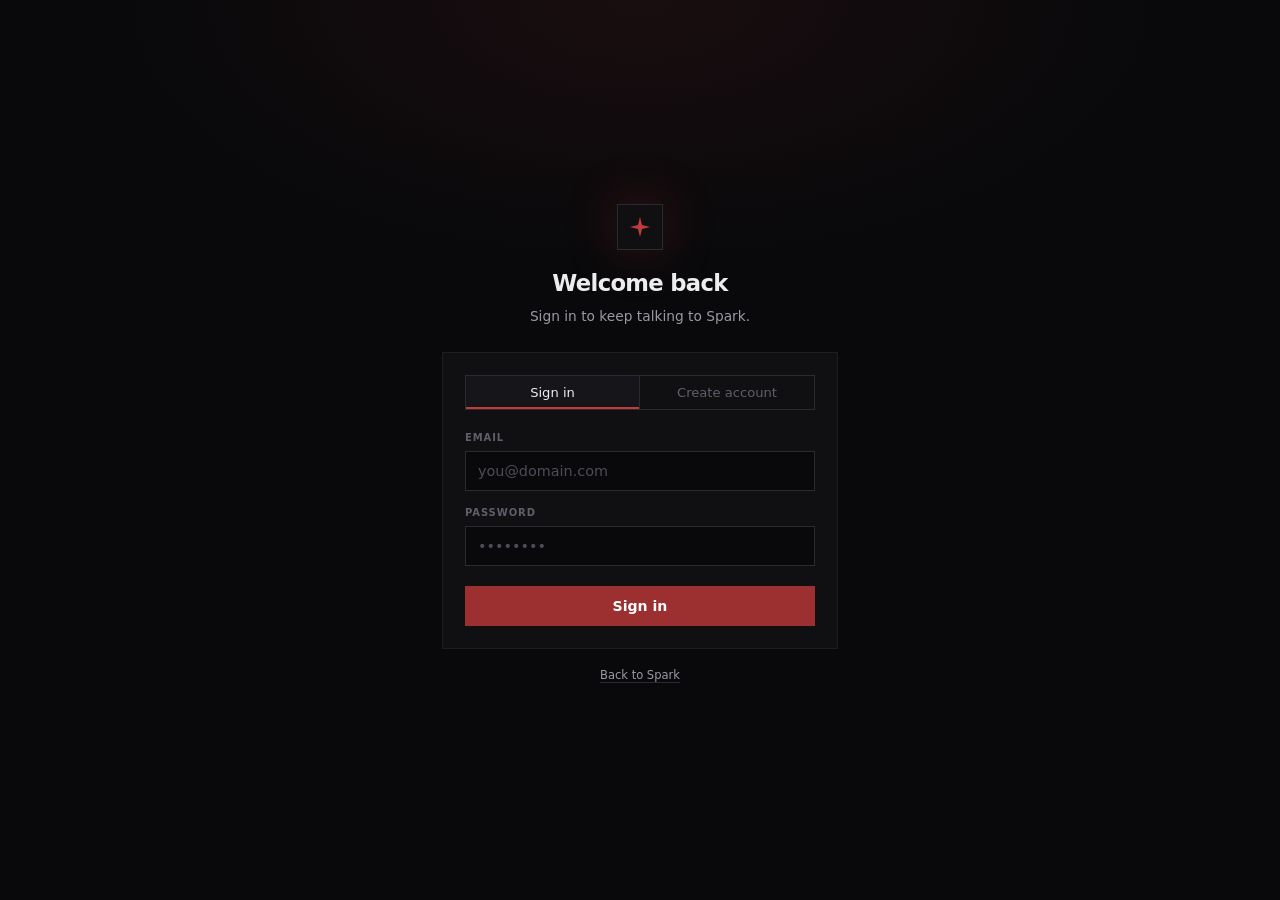
<file: app.html>
<!DOCTYPE html>
<html lang="en">
<head>
  <meta charset="UTF-8">
  <meta name="viewport" content="width=device-width, initial-scale=1.0">
  <title>Spark</title>
  <link rel="icon" href="data:image/svg+xml,%3Csvg xmlns='http://www.w3.org/2000/svg' viewBox='0 0 24 24'%3E%3Cpath fill='%23c23b3b' d='M12 1l2.2 8.8L23 12l-8.8 2.2L12 23l-2.2-8.8L1 12l8.8-2.2z'/%3E%3C/svg%3E">
  <link rel="stylesheet" href="https://fonts.googleapis.com/css2?family=Manrope:wght@400;500;600;700&amp;display=swap">
  <link rel="stylesheet" href="styles.css?v=6050923">
  <link rel="stylesheet" href="theme.css?v=6050923">
  <link rel="stylesheet" href="app.css?v=6050923">
</head>
<body class="app-body">
  <svg width="0" height="0" style="position:absolute" aria-hidden="true">
    <defs>
      <symbol id="i-spark" viewBox="0 0 24 24">
        <path fill="currentColor" d="M12 1l2.2 8.8L23 12l-8.8 2.2L12 23l-2.2-8.8L1 12l8.8-2.2z"/>
      </symbol>
      <symbol id="i-plus" viewBox="0 0 24 24">
        <path fill="none" stroke="currentColor" stroke-width="2" stroke-linecap="square" d="M12 5v14M5 12h14"/>
      </symbol>
      <symbol id="i-send" viewBox="0 0 24 24">
        <path fill="none" stroke="currentColor" stroke-width="2" stroke-linecap="square" d="M12 20V5M5 12l7-7 7 7"/>
      </symbol>
      <symbol id="i-close" viewBox="0 0 24 24">
        <path fill="none" stroke="currentColor" stroke-width="1.8" stroke-linecap="square" d="M6 6l12 12M18 6L6 18"/>
      </symbol>
      <symbol id="i-menu" viewBox="0 0 24 24">
        <path fill="none" stroke="currentColor" stroke-width="1.8" stroke-linecap="square" d="M4 7h16M4 12h16M4 17h16"/>
      </symbol>
      <symbol id="i-trash" viewBox="0 0 24 24">
        <path fill="none" stroke="currentColor" stroke-width="1.7" stroke-linecap="square" d="M4 7h16M9 7V4h6v3M7 7l1 13h8l1-13"/>
      </symbol>
      <symbol id="i-reload" viewBox="0 0 24 24">
        <path fill="none" stroke="currentColor" stroke-width="1.8" stroke-linecap="square"
              d="M20 12a8 8 0 1 1-2.34-5.66M20 4v5h-5"/>
      </symbol>
      <symbol id="i-expand" viewBox="0 0 24 24">
        <path fill="none" stroke="currentColor" stroke-width="1.8" stroke-linecap="square"
              d="M4 10V4h6M20 14v6h-6"/>
      </symbol>
      <symbol id="i-stop" viewBox="0 0 24 24">
        <rect x="7" y="7" width="10" height="10" fill="currentColor"/>
      </symbol>
      <symbol id="i-clip" viewBox="0 0 24 24">
        <path fill="none" stroke="currentColor" stroke-width="1.8" stroke-linecap="square" stroke-linejoin="miter"
              d="M13 3H5v18h14V9zM13 3v6h6M9 13h6M9 17h6"/>
      </symbol>
      <symbol id="i-image" viewBox="0 0 24 24">
        <path fill="none" stroke="currentColor" stroke-width="1.8" stroke-linecap="square" stroke-linejoin="miter"
              d="M3 4h18v16H3zM3 16l5-5 4 4 3-3 6 6"/>
        <circle cx="8.5" cy="8.5" r="1.5" fill="currentColor"/>
      </symbol>
      <symbol id="i-play" viewBox="0 0 24 24">
        <path fill="currentColor" d="M7 4l12 8-12 8z"/>
      </symbol>
      <symbol id="i-gear" viewBox="0 0 24 24">
        <path fill="none" stroke="currentColor" stroke-width="1.7" stroke-linecap="square"
              d="M12 15.5a3.5 3.5 0 1 0 0-7 3.5 3.5 0 0 0 0 7z"/>
        <path fill="none" stroke="currentColor" stroke-width="1.7" stroke-linecap="square"
              d="M19.4 15a1.6 1.6 0 0 0 .32 1.77l.06.06a2 2 0 1 1-2.83 2.83l-.06-.06a1.6 1.6 0 0 0-2.72 1.13V21a2 2 0 1 1-4 0v-.1A1.6 1.6 0 0 0 7.83 19.4l-.06.06a2 2 0 1 1-2.83-2.83l.06-.06A1.6 1.6 0 0 0 3 14.6a2 2 0 1 1 0-4h.1A1.6 1.6 0 0 0 4.6 7.83l-.06-.06a2 2 0 1 1 2.83-2.83l.06.06A1.6 1.6 0 0 0 10 3.1V3a2 2 0 1 1 4 0v.1a1.6 1.6 0 0 0 2.72 1.13l.06-.06a2 2 0 1 1 2.83 2.83l-.06.06A1.6 1.6 0 0 0 20.9 10H21a2 2 0 1 1 0 4h-.1a1.6 1.6 0 0 0-1.5 1z"/>
      </symbol>
    </defs>
  </svg>

  <div class="scrim" id="scrim"></div>

  <div class="layout">
    <aside class="sidebar" id="sidebar">
      <div class="sidebar-head">
        <a class="brand" href="index.html">
          <svg class="mark" width="17" height="17"><use href="#i-spark"/></svg>
          <span class="brand-name">Spark</span>
          <span class="brand-tag">1.4</span>
        </a>
        <button class="icon-btn rail-toggle" id="close-sidebar" aria-label="Close sidebar">
          <svg width="16" height="16"><use href="#i-close"/></svg>
        </button>
      </div>

      <button class="new-chat" id="new-chat">
        <svg class="mark" width="13" height="13"><use href="#i-plus"/></svg>
        New chat
      </button>

      <nav class="conversations scroll" id="conversations" aria-label="Conversations"></nav>

      <div class="sidebar-foot">
        <div class="account-badge" id="account-badge">—</div>
        <div class="account">
          <div class="account-name" id="account-name">—</div>
          <div class="account-meta" id="account-meta"></div>
        </div>
        <a class="icon-btn" href="settings.html" title="Settings" aria-label="Settings">
          <svg width="15" height="15"><use href="#i-gear"/></svg>
        </a>
        <button class="icon-btn" id="logout" title="Sign out" aria-label="Sign out">
          <svg width="15" height="15" viewBox="0 0 24 24">
            <path fill="none" stroke="currentColor" stroke-width="1.8" stroke-linecap="square"
                  d="M10 4H5v16h5M15 8l4 4-4 4M19 12H9"/>
          </svg>
        </button>
      </div>
    </aside>

    <main class="main">
      <div class="dropzone" id="dropzone" hidden>
        <div class="dropzone-inner">
          <svg width="26" height="26"><use href="#i-clip"/></svg>
          <strong>Drop files to attach</strong>
          <span id="dropzone-hint">Images and text files, up to 10 per message</span>
        </div>
      </div>
      <header class="topbar">
        <button class="icon-btn rail-toggle" id="open-sidebar" aria-label="Open sidebar">
          <svg width="17" height="17"><use href="#i-menu"/></svg>
        </button>
        <div class="status">
          <span id="chat-title">Spark 1.4</span>
        </div>
        <div class="spacer"></div>
        <div class="quota" id="quota"></div>
      </header>

      <section class="thread scroll" id="thread"></section>

      <div class="composer-wrap">
        <div class="attachments" id="attachments" hidden></div>
        <div class="composer">
          <input type="file" id="file-input" multiple hidden
                 accept="image/png,image/jpeg,image/webp,image/x-icon,text/*,.js,.mjs,.ts,.tsx,.jsx,.py,.rb,.go,.rs,.java,.kt,.c,.h,.cpp,.hpp,.cs,.php,.swift,.sh,.ps1,.sql,.html,.css,.scss,.json,.yml,.yaml,.toml,.xml,.md,.csv,.lua,.dart">
          <button class="attach" id="attach" type="button" title="Attach files" aria-label="Attach files">
            <svg width="16" height="16"><use href="#i-clip"/></svg>
          </button>
          <textarea id="composer" rows="1" placeholder="Message Spark…" autocomplete="off"></textarea>
          <button id="send" class="send" aria-label="Send message">
            <svg width="17" height="17" id="send-icon"><use href="#i-send"/></svg>
          </button>
        </div>
      </div>
    </main>

    <aside class="preview" id="preview" hidden>
      <header class="preview-bar">
        <div class="preview-tabs">
          <button class="preview-tab" data-view="render" aria-selected="true" type="button">Preview</button>
          <button class="preview-tab" data-view="code" aria-selected="false" type="button">Source</button>
          <button class="preview-tab" data-view="console" aria-selected="false" type="button">
            Console <span class="badge" id="console-badge" hidden>0</span>
          </button>
        </div>
        <div class="preview-actions">
          <button class="icon-btn" id="preview-reload" title="Reload" aria-label="Reload preview">
            <svg width="15" height="15"><use href="#i-reload"/></svg>
          </button>
          <button class="icon-btn" id="preview-expand" title="Expand" aria-label="Expand preview">
            <svg width="15" height="15"><use href="#i-expand"/></svg>
          </button>
          <button class="icon-btn" id="preview-close" title="Close" aria-label="Close preview">
            <svg width="15" height="15"><use href="#i-close"/></svg>
          </button>
        </div>
      </header>

      <div class="preview-body">
        <iframe id="preview-frame" title="Preview" sandbox="allow-scripts allow-modals allow-pointer-lock"></iframe>
        <pre class="preview-code scroll" id="preview-code" hidden></pre>
        <div class="preview-console scroll" id="preview-console" hidden></div>
      </div>

      <footer class="preview-errors" id="preview-errors" hidden>
        <span class="preview-errors-text" id="preview-errors-text"></span>
        <button class="fix-btn" id="preview-fix" type="button">Ask Spark to fix</button>
        <button class="link-btn" id="preview-dismiss" type="button">Dismiss</button>
      </footer>
    </aside>
  </div>

  <dialog class="viewer" id="viewer">
    <header class="viewer-bar">
      <span class="viewer-title" id="viewer-title"></span>
      <button class="icon-btn" id="viewer-close" type="button" aria-label="Close">
        <svg width="15" height="15"><use href="#i-close"/></svg>
      </button>
    </header>
    <div class="viewer-body" id="viewer-body"></div>
  </dialog>

  <dialog class="confirm" id="stop-dialog">
    <h2>Stop generating?</h2>
    <p>Spark is still writing. Whatever it has written so far will be kept in the conversation.</p>
    <div class="confirm-actions">
      <button class="ghost-btn" id="stop-cancel" type="button" autofocus>Keep going</button>
      <button class="solid-btn" id="stop-confirm" type="button">Stop</button>
    </div>
  </dialog>

  <script src="config.js?v=6050923"></script>
  <script src="api.js?v=6050923"></script>
  <script src="markdown.js?v=6050923"></script>
  <script src="chart.js?v=6050923"></script>
  <script src="preview.js?v=6050923"></script>
  <script src="app.js?v=6050923"></script>
</body>
</html>
</file>
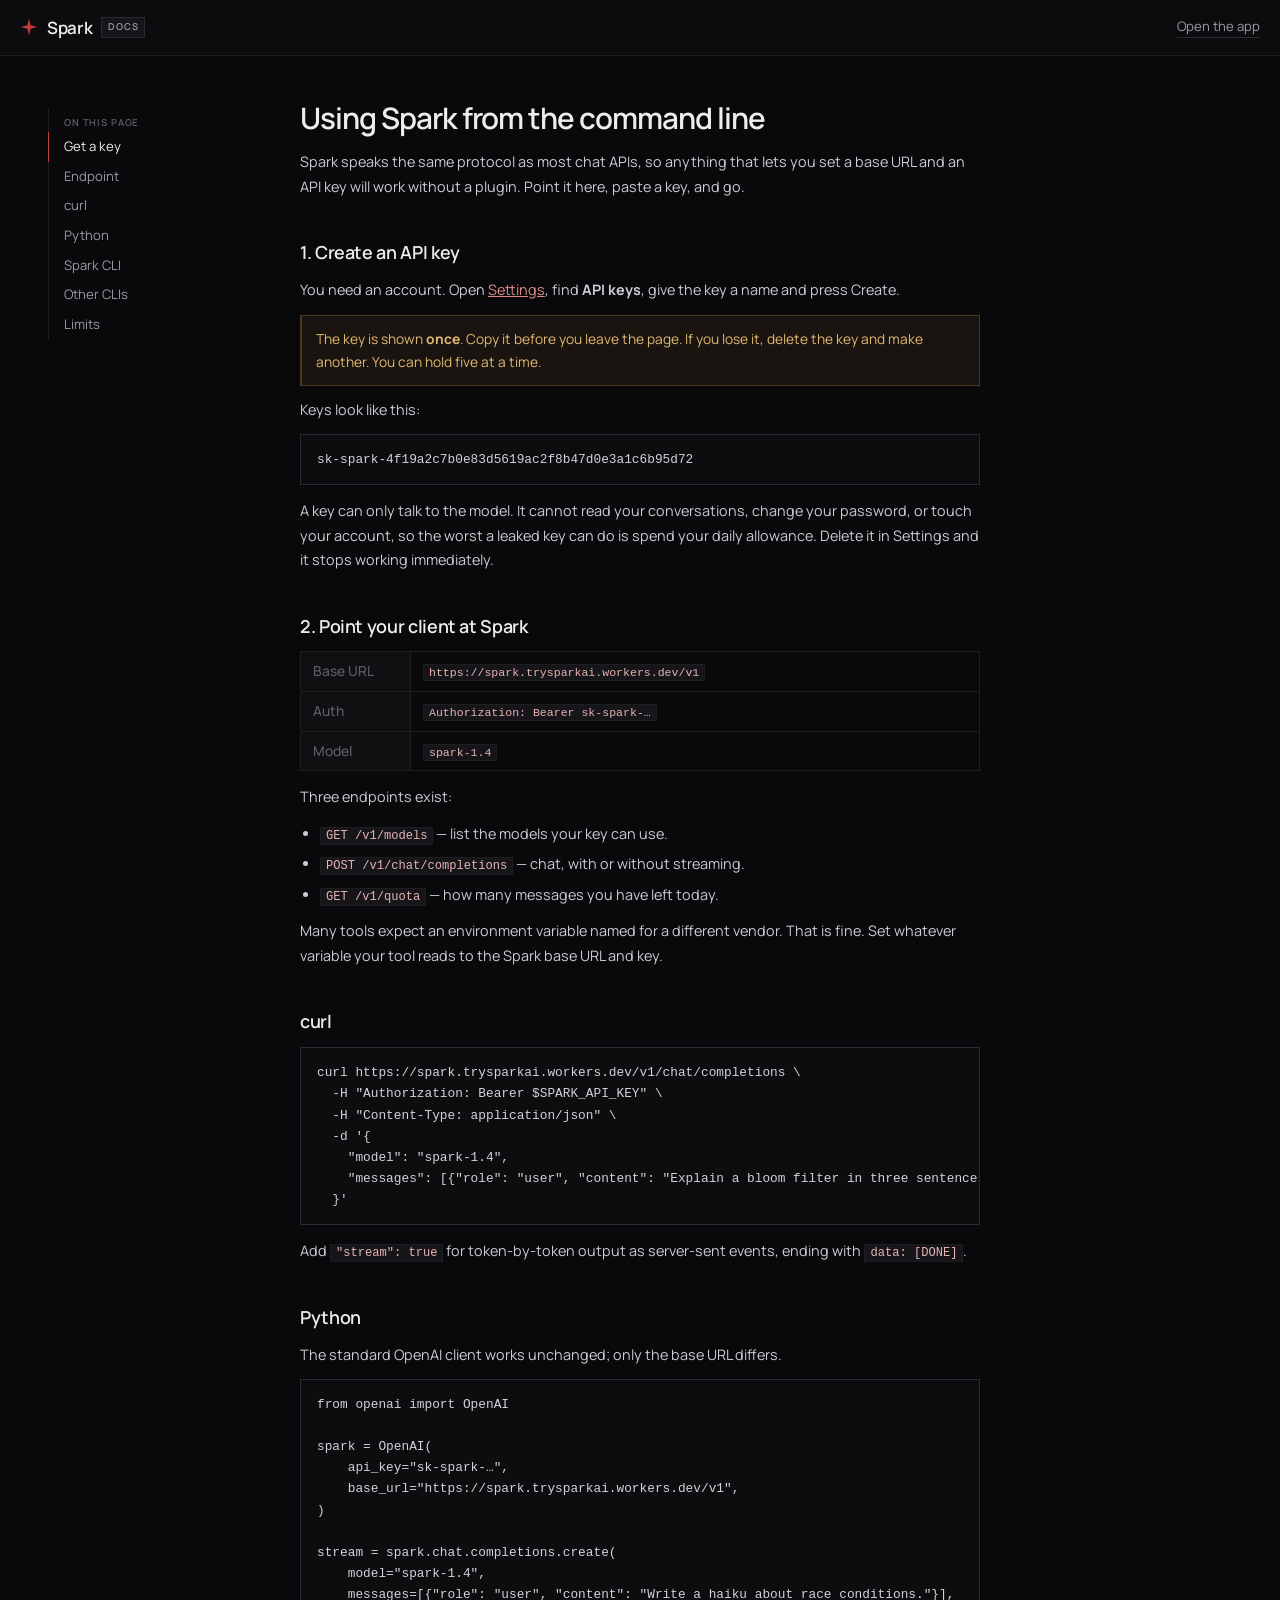
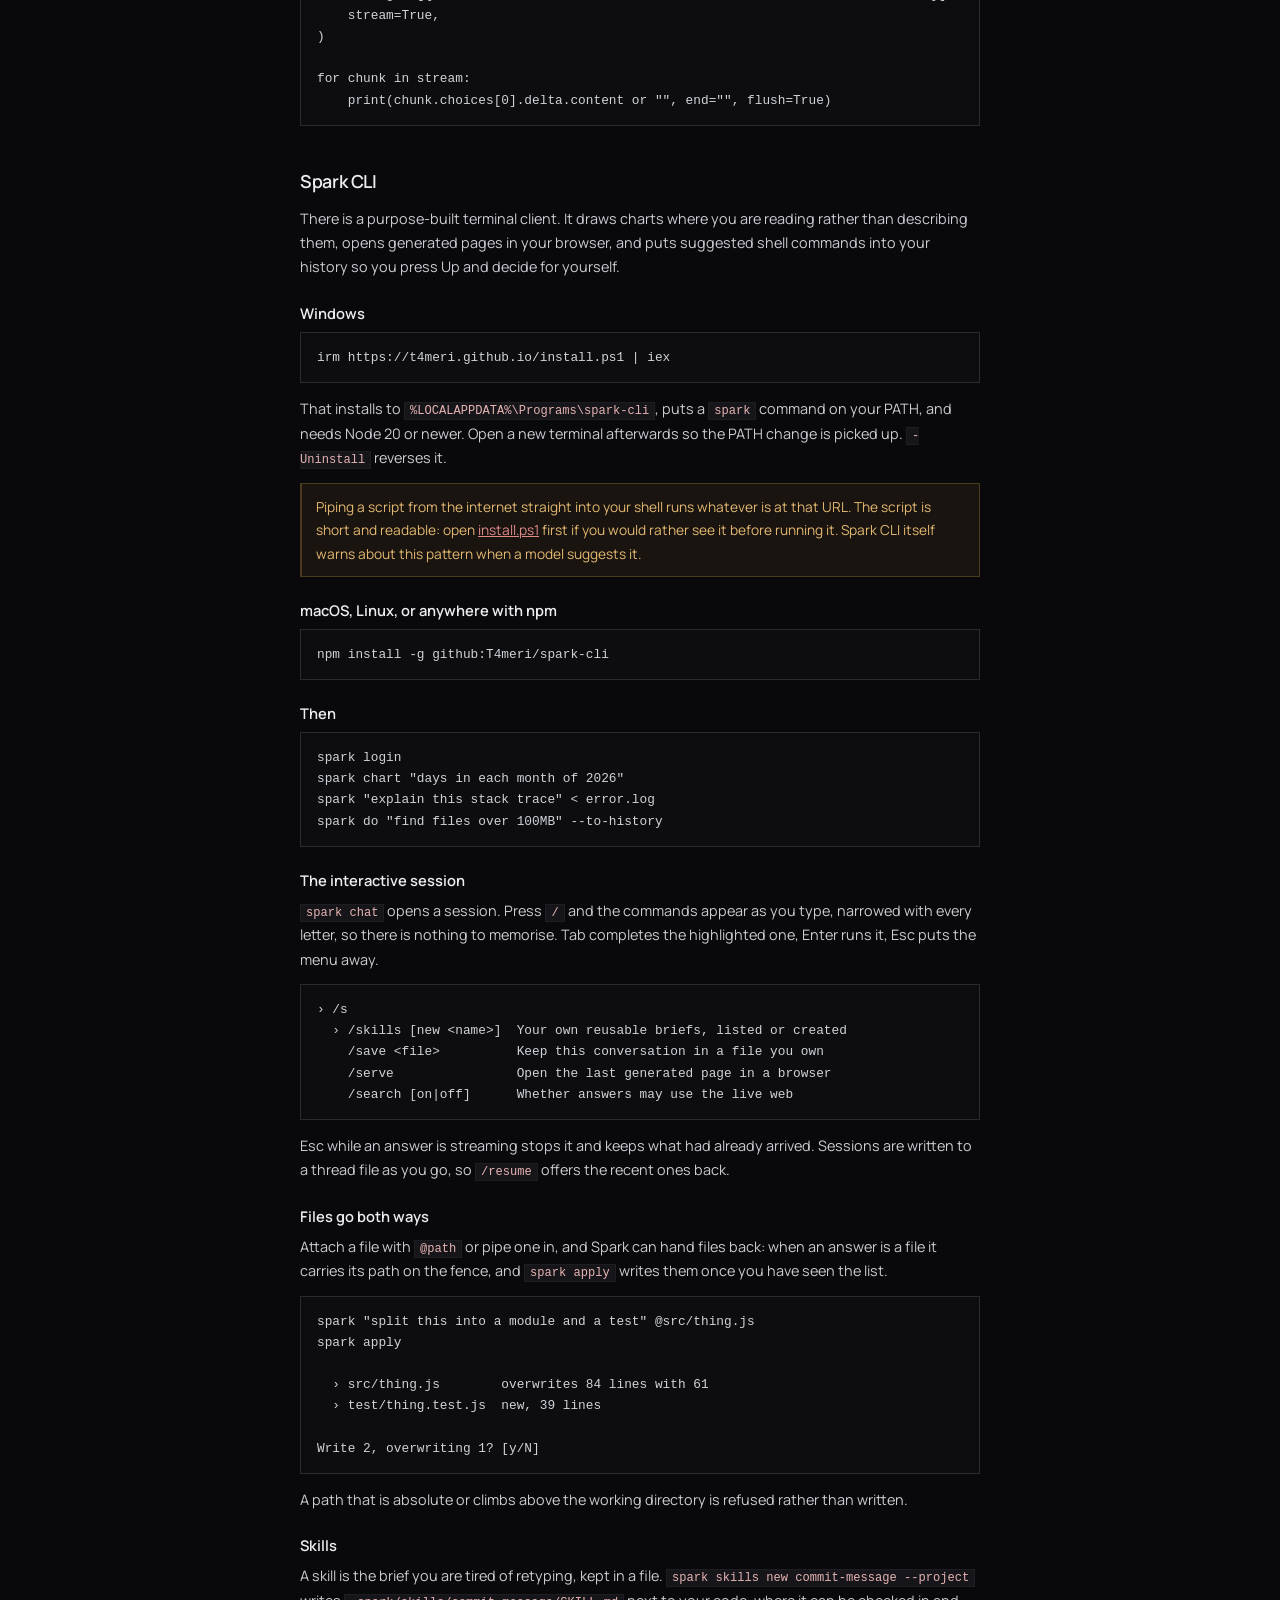
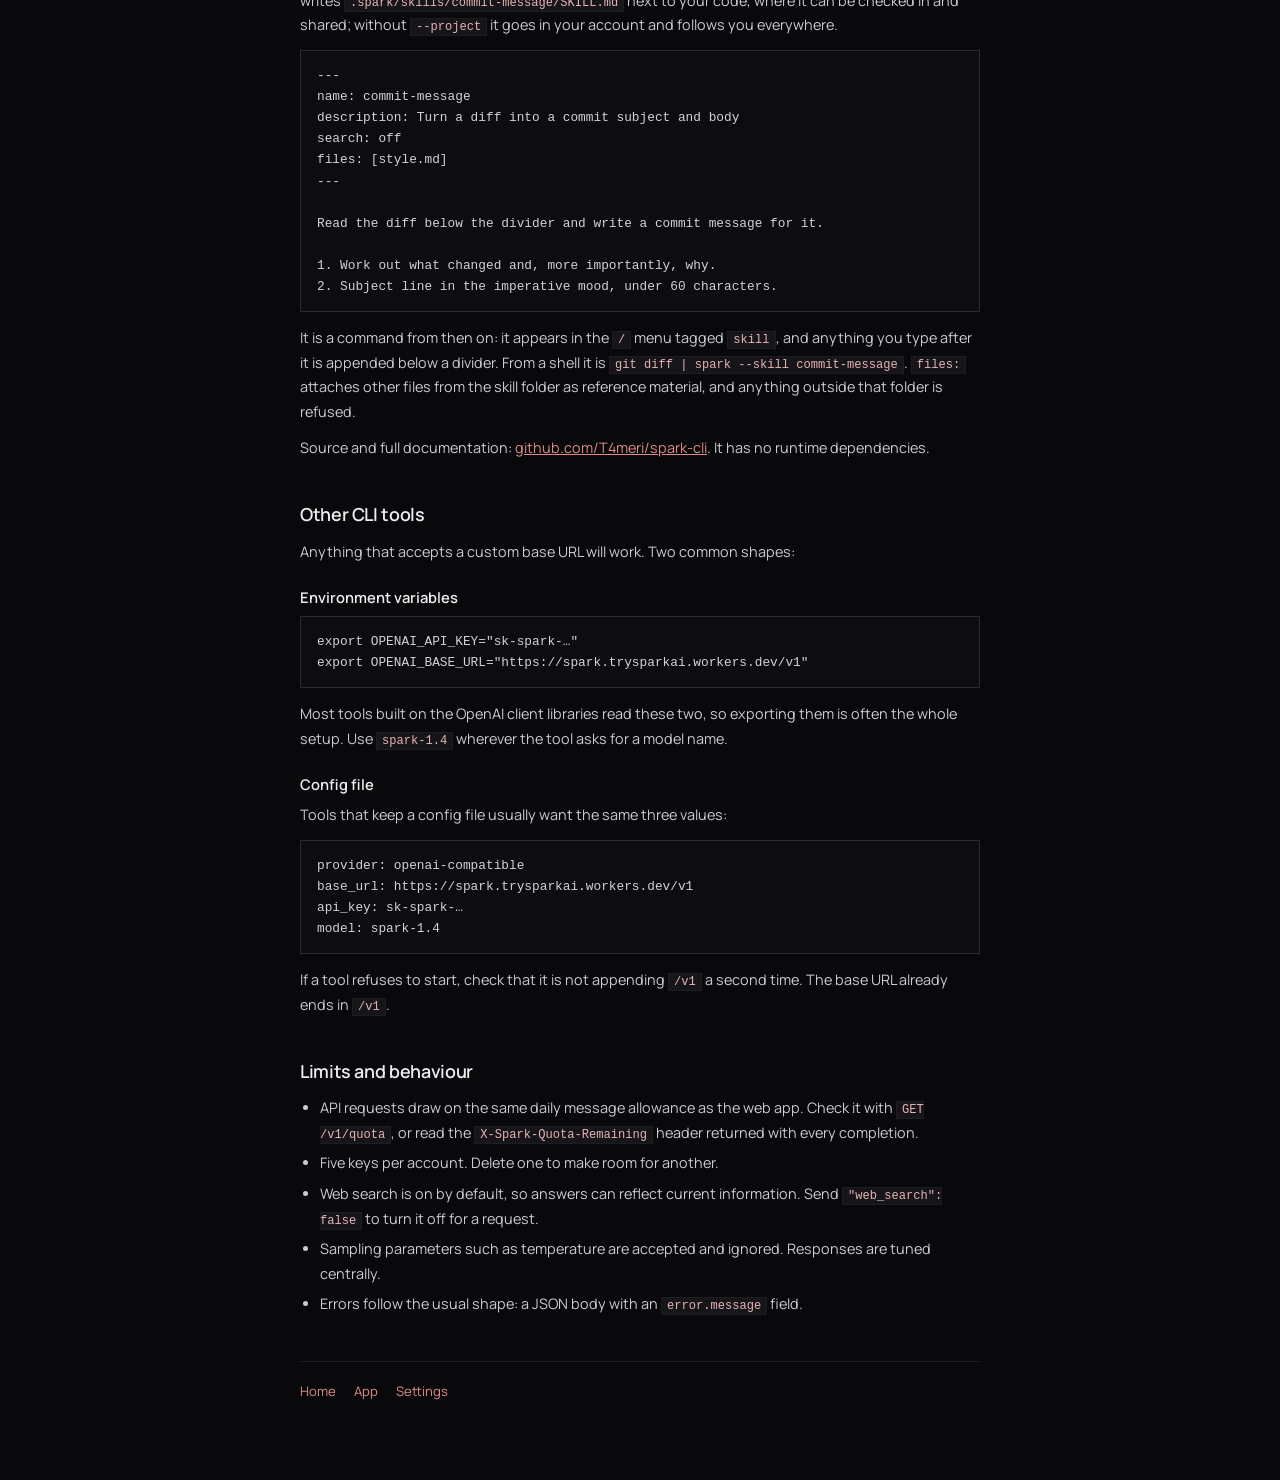
<file: docs.html>
<!DOCTYPE html>
<html lang="en">
<head>
  <meta charset="UTF-8">
  <meta name="viewport" content="width=device-width, initial-scale=1.0">
  <title>API docs — Spark</title>
  <meta name="description" content="Use Spark from the terminal or any OpenAI-compatible client.">
  <link rel="icon" href="data:image/svg+xml,%3Csvg xmlns='http://www.w3.org/2000/svg' viewBox='0 0 24 24'%3E%3Cpath fill='%23c23b3b' d='M12 1l2.2 8.8L23 12l-8.8 2.2L12 23l-2.2-8.8L1 12l8.8-2.2z'/%3E%3C/svg%3E">
  <link rel="stylesheet" href="https://fonts.googleapis.com/css2?family=Manrope:wght@400;500;600;700&amp;display=swap">
  <link rel="stylesheet" href="styles.css?v=6050923">
  <link rel="stylesheet" href="theme.css?v=6050923">
  <link rel="stylesheet" href="docs.css?v=6050923">
</head>
<body class="docs-body">
  <header class="settings-top">
    <a class="brand" href="index.html">
      <svg width="18" height="18" viewBox="0 0 24 24" aria-hidden="true" style="color:#c23b3b">
        <path fill="currentColor" d="M12 1l2.2 8.8L23 12l-8.8 2.2L12 23l-2.2-8.8L1 12l8.8-2.2z"/>
      </svg>
      <span class="brand-name">Spark</span>
      <span class="docs-tag">Docs</span>
    </a>
    <a class="back-link" href="app.html">Open the app</a>
  </header>

  <main class="docs">
    <h1>Using Spark from the command line</h1>
    <p class="lede">
      Spark speaks the same protocol as most chat APIs, so anything that lets you set a base URL
      and an API key will work without a plugin. Point it here, paste a key, and go.
    </p>

    <nav class="toc" aria-label="On this page">
      <span class="toc-label">On this page</span>
      <a href="#key">Get a key</a>
      <a href="#endpoint">Endpoint</a>
      <a href="#curl">curl</a>
      <a href="#python">Python</a>
      <a href="#spark-cli">Spark CLI</a>
      <a href="#clis">Other CLIs</a>
      <a href="#limits">Limits</a>
    </nav>

    <section id="key">
      <h2>1. Create an API key</h2>
      <p>
        You need an account. Open <a href="settings.html">Settings</a>, find <strong>API keys</strong>,
        give the key a name and press Create.
      </p>
      <p class="callout">
        The key is shown <strong>once</strong>. Copy it before you leave the page. If you lose it,
        delete the key and make another. You can hold five at a time.
      </p>
      <p>Keys look like this:</p>
      <pre><code>sk-spark-4f19a2c7b0e83d5619ac2f8b47d0e3a1c6b95d72</code></pre>
      <p>
        A key can only talk to the model. It cannot read your conversations, change your password,
        or touch your account, so the worst a leaked key can do is spend your daily allowance.
        Delete it in Settings and it stops working immediately.
      </p>
    </section>

    <section id="endpoint">
      <h2>2. Point your client at Spark</h2>
      <table class="facts-table">
        <tr><th>Base URL</th><td><code id="base-url">https://spark.trysparkai.workers.dev/v1</code></td></tr>
        <tr><th>Auth</th><td><code>Authorization: Bearer sk-spark-…</code></td></tr>
        <tr><th>Model</th><td><code>spark-1.4</code></td></tr>
      </table>
      <p>Three endpoints exist:</p>
      <ul>
        <li><code>GET /v1/models</code> — list the models your key can use.</li>
        <li><code>POST /v1/chat/completions</code> — chat, with or without streaming.</li>
        <li><code>GET /v1/quota</code> — how many messages you have left today.</li>
      </ul>
      <p>
        Many tools expect an environment variable named for a different vendor. That is fine.
        Set whatever variable your tool reads to the Spark base URL and key.
      </p>
    </section>

    <section id="curl">
      <h2>curl</h2>
      <pre><code>curl https://spark.trysparkai.workers.dev/v1/chat/completions \
  -H "Authorization: Bearer $SPARK_API_KEY" \
  -H "Content-Type: application/json" \
  -d '{
    "model": "spark-1.4",
    "messages": [{"role": "user", "content": "Explain a bloom filter in three sentences."}]
  }'</code></pre>

      <p>Add <code>"stream": true</code> for token-by-token output as server-sent events, ending with <code>data: [DONE]</code>.</p>
    </section>

    <section id="python">
      <h2>Python</h2>
      <p>The standard OpenAI client works unchanged; only the base URL differs.</p>
      <pre><code>from openai import OpenAI

spark = OpenAI(
    api_key="sk-spark-…",
    base_url="https://spark.trysparkai.workers.dev/v1",
)

stream = spark.chat.completions.create(
    model="spark-1.4",
    messages=[{"role": "user", "content": "Write a haiku about race conditions."}],
    stream=True,
)

for chunk in stream:
    print(chunk.choices[0].delta.content or "", end="", flush=True)</code></pre>
    </section>

    <section id="spark-cli">
      <h2>Spark CLI</h2>
      <p>
        There is a purpose-built terminal client. It draws charts where you are reading rather
        than describing them, opens generated pages in your browser, and puts suggested shell
        commands into your history so you press Up and decide for yourself.
      </p>

      <h3>Windows</h3>
      <pre><code>irm https://t4meri.github.io/install.ps1 | iex</code></pre>
      <p>
        That installs to <code>%LOCALAPPDATA%\Programs\spark-cli</code>, puts a <code>spark</code>
        command on your PATH, and needs Node 20 or newer. Open a new terminal afterwards so the
        PATH change is picked up. <code>-Uninstall</code> reverses it.
      </p>
      <p class="callout">
        Piping a script from the internet straight into your shell runs whatever is at that URL.
        The script is short and readable: open
        <a href="https://github.com/T4meri/spark-cli/blob/main/install.ps1">install.ps1</a>
        first if you would rather see it before running it. Spark CLI itself warns about this
        pattern when a model suggests it.
      </p>

      <h3>macOS, Linux, or anywhere with npm</h3>
      <pre><code>npm install -g github:T4meri/spark-cli</code></pre>

      <h3>Then</h3>
      <pre><code>spark login
spark chart "days in each month of 2026"
spark "explain this stack trace" &lt; error.log
spark do "find files over 100MB" --to-history</code></pre>

      <h3>The interactive session</h3>
      <p>
        <code>spark chat</code> opens a session. Press <code>/</code> and the commands appear as
        you type, narrowed with every letter, so there is nothing to memorise. Tab completes the
        highlighted one, Enter runs it, Esc puts the menu away.
      </p>
      <pre><code>&rsaquo; /s
  &rsaquo; /skills [new &lt;name&gt;]  Your own reusable briefs, listed or created
    /save &lt;file&gt;          Keep this conversation in a file you own
    /serve                Open the last generated page in a browser
    /search [on|off]      Whether answers may use the live web</code></pre>
      <p>
        Esc while an answer is streaming stops it and keeps what had already arrived. Sessions
        are written to a thread file as you go, so <code>/resume</code> offers the recent ones
        back.
      </p>

      <h3>Files go both ways</h3>
      <p>
        Attach a file with <code>@path</code> or pipe one in, and Spark can hand files back:
        when an answer is a file it carries its path on the fence, and
        <code>spark apply</code> writes them once you have seen the list.
      </p>
      <pre><code>spark "split this into a module and a test" @src/thing.js
spark apply

  &rsaquo; src/thing.js        overwrites 84 lines with 61
  &rsaquo; test/thing.test.js  new, 39 lines

Write 2, overwriting 1? [y/N]</code></pre>
      <p>
        A path that is absolute or climbs above the working directory is refused rather than
        written.
      </p>

      <h3>Skills</h3>
      <p>
        A skill is the brief you are tired of retyping, kept in a file.
        <code>spark skills new commit-message --project</code> writes
        <code>.spark/skills/commit-message/SKILL.md</code> next to your code, where it can be
        checked in and shared; without <code>--project</code> it goes in your account and
        follows you everywhere.
      </p>
      <pre><code>---
name: commit-message
description: Turn a diff into a commit subject and body
search: off
files: [style.md]
---

Read the diff below the divider and write a commit message for it.

1. Work out what changed and, more importantly, why.
2. Subject line in the imperative mood, under 60 characters.</code></pre>
      <p>
        It is a command from then on: it appears in the <code>/</code> menu tagged
        <code>skill</code>, and anything you type after it is appended below a divider. From a
        shell it is <code>git diff | spark --skill commit-message</code>. <code>files:</code>
        attaches other files from the skill folder as reference material, and anything outside
        that folder is refused.
      </p>

      <p>
        Source and full documentation:
        <a href="https://github.com/T4meri/spark-cli">github.com/T4meri/spark-cli</a>.
        It has no runtime dependencies.
      </p>
    </section>

    <section id="clis">
      <h2>Other CLI tools</h2>
      <p>Anything that accepts a custom base URL will work. Two common shapes:</p>

      <h3>Environment variables</h3>
      <pre><code>export OPENAI_API_KEY="sk-spark-…"
export OPENAI_BASE_URL="https://spark.trysparkai.workers.dev/v1"</code></pre>
      <p>
        Most tools built on the OpenAI client libraries read these two, so exporting them is often
        the whole setup. Use <code>spark-1.4</code> wherever the tool asks for a model name.
      </p>

      <h3>Config file</h3>
      <p>Tools that keep a config file usually want the same three values:</p>
      <pre><code>provider: openai-compatible
base_url: https://spark.trysparkai.workers.dev/v1
api_key: sk-spark-…
model: spark-1.4</code></pre>

      <p>
        If a tool refuses to start, check that it is not appending <code>/v1</code> a second time.
        The base URL already ends in <code>/v1</code>.
      </p>
    </section>

    <section id="limits">
      <h2>Limits and behaviour</h2>
      <ul>
        <li>API requests draw on the same daily message allowance as the web app. Check it with <code>GET /v1/quota</code>, or read the <code>X-Spark-Quota-Remaining</code> header returned with every completion.</li>
        <li>Five keys per account. Delete one to make room for another.</li>
        <li>Web search is on by default, so answers can reflect current information. Send <code>"web_search": false</code> to turn it off for a request.</li>
        <li>Sampling parameters such as temperature are accepted and ignored. Responses are tuned centrally.</li>
        <li>Errors follow the usual shape: a JSON body with an <code>error.message</code> field.</li>
      </ul>
    </section>

    <footer class="docs-foot">
      <a href="index.html">Home</a>
      <a href="app.html">App</a>
      <a href="settings.html">Settings</a>
    </footer>
  </main>

  <script src="config.js?v=6050923"></script>
  <script src="api.js?v=6050923"></script>
  <script src="docs.js?v=6050923"></script>
</body>
</html>
</file>
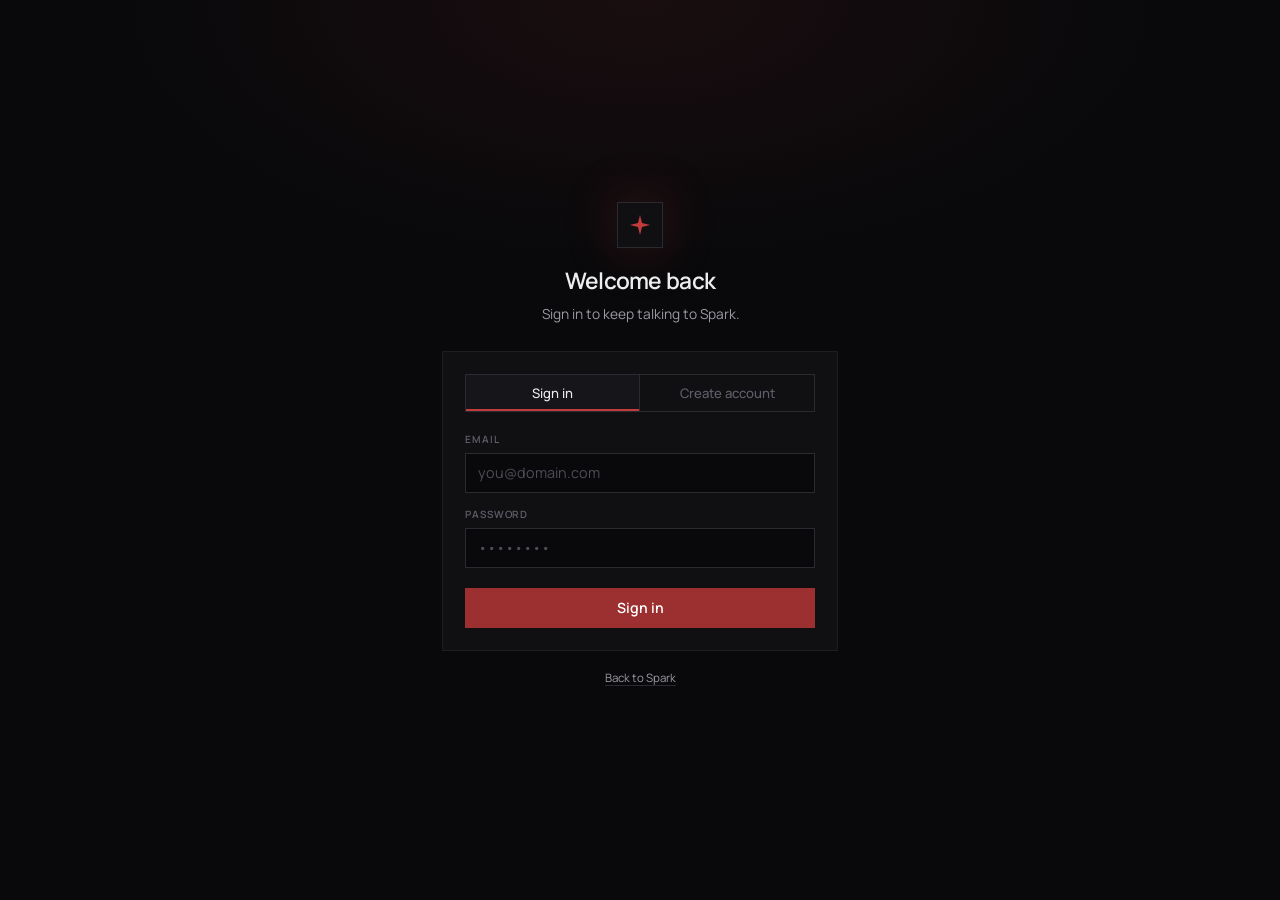
<file: login.html>
<!DOCTYPE html>
<html lang="en">
<head>
  <meta charset="UTF-8">
  <meta name="viewport" content="width=device-width, initial-scale=1.0">
  <title>Sign in — Spark</title>
  <link rel="icon" href="data:image/svg+xml,%3Csvg xmlns='http://www.w3.org/2000/svg' viewBox='0 0 24 24'%3E%3Cpath fill='%23c23b3b' d='M12 1l2.2 8.8L23 12l-8.8 2.2L12 23l-2.2-8.8L1 12l8.8-2.2z'/%3E%3C/svg%3E">
  <link rel="stylesheet" href="https://fonts.googleapis.com/css2?family=Manrope:wght@400;500;600;700&amp;display=swap">
  <link rel="stylesheet" href="styles.css?v=6050923">
  <link rel="stylesheet" href="theme.css?v=6050923">
  <link rel="stylesheet" href="auth.css?v=6050923">
</head>
<body class="auth-body">
  <main class="auth-card">
    <div class="auth-head">
      <div class="auth-mark">
        <svg width="22" height="22" viewBox="0 0 24 24" aria-hidden="true">
          <path fill="currentColor" d="M12 1l2.2 8.8L23 12l-8.8 2.2L12 23l-2.2-8.8L1 12l8.8-2.2z"/>
        </svg>
      </div>
      <h1 id="auth-heading">Welcome back</h1>
      <p id="auth-sub">Sign in to keep talking to Spark.</p>
    </div>

    <div class="auth-panel">
      <div id="credentials-view">
        <div class="tabs" role="tablist">
          <button class="tab" id="tab-login" role="tab" aria-selected="true" aria-controls="auth-form" type="button">Sign in</button>
          <button class="tab" id="tab-register" role="tab" aria-selected="false" aria-controls="auth-form" type="button">Create account</button>
        </div>

        <p class="notice" id="notice" hidden></p>

        <form id="auth-form" novalidate>
          <div class="field" id="name-field" hidden>
            <label for="displayName">Display name</label>
            <input type="text" id="displayName" name="displayName" autocomplete="nickname" placeholder="Optional">
          </div>

          <div class="field">
            <label for="email">Email</label>
            <input type="email" id="email" name="email" autocomplete="email" required placeholder="you@domain.com">
          </div>

          <div class="field">
            <label for="password">Password</label>
            <input type="password" id="password" name="password" autocomplete="current-password" required placeholder="••••••••">
            <p class="hint" id="password-hint" hidden>At least 8 characters.</p>
          </div>

          <div class="turnstile-slot" id="turnstile-slot"></div>

          <button class="submit" type="submit" id="submit">Sign in</button>
        </form>
      </div>

      <div id="verify-view" hidden>
        <p class="notice" id="verify-notice" hidden></p>

        <p class="verify-lead">
          We sent a 6-digit code to <strong id="verify-email">your inbox</strong>.
        </p>

        <form id="verify-form" novalidate>
          <div class="field">
            <label for="code">Verification code</label>
            <input type="text" id="code" name="code" inputmode="numeric" autocomplete="one-time-code"
                   maxlength="7" placeholder="000000" class="code-input" required>
          </div>

          <button class="submit" type="submit" id="verify-submit">Verify email</button>
        </form>

        <p class="verify-actions">
          Didn't get it?
          <button type="button" class="link-btn" id="resend">Send another code</button>
        </p>
      </div>
    </div>

    <p class="auth-foot"><a href="index.html">Back to Spark</a></p>
  </main>

  <script src="config.js?v=6050923"></script>
  <script src="api.js?v=6050923"></script>
  <script src="auth.js?v=6050923"></script>
</body>
</html>
</file>
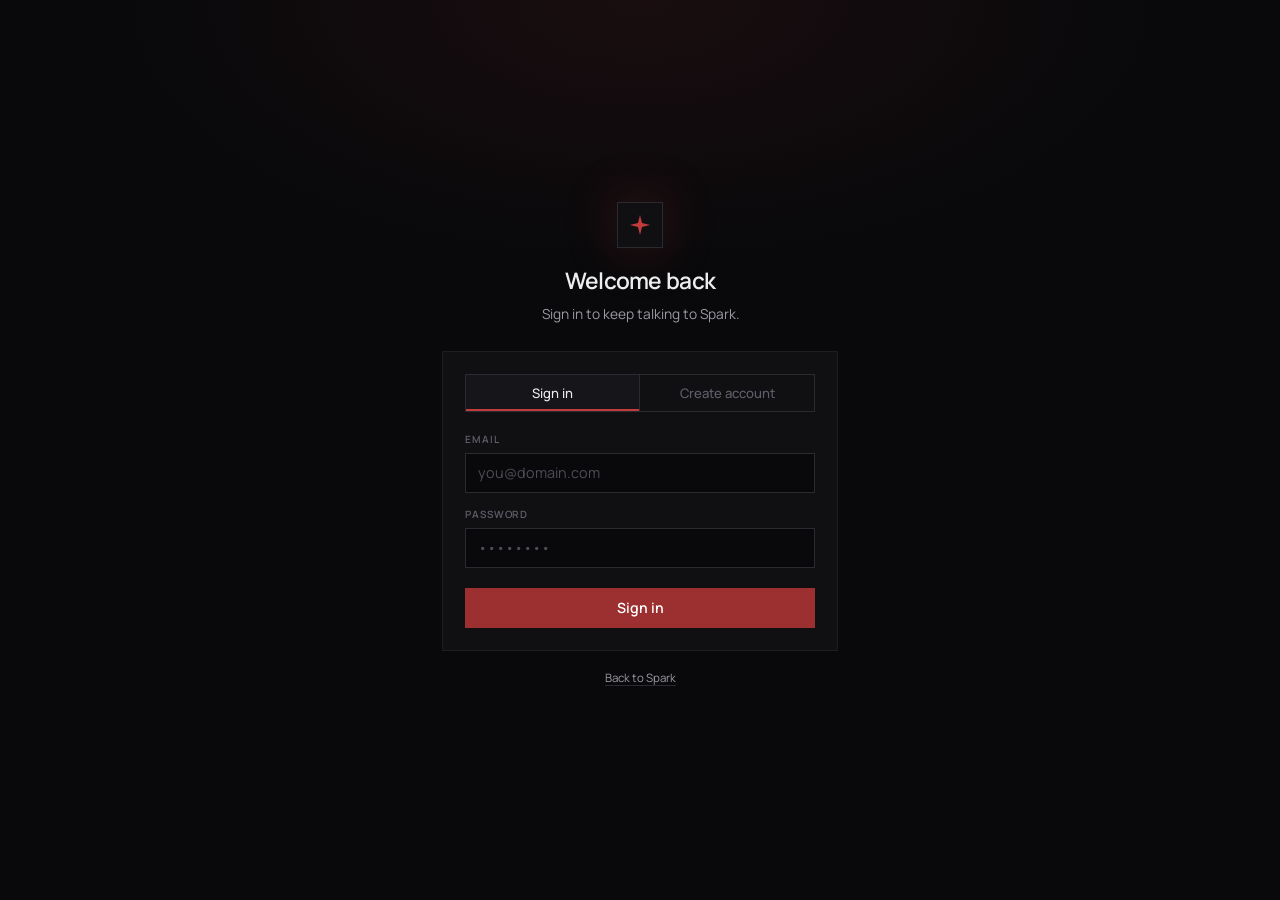
<file: settings.html>
<!DOCTYPE html>
<html lang="en">
<head>
  <meta charset="UTF-8">
  <meta name="viewport" content="width=device-width, initial-scale=1.0">
  <title>Settings — Spark</title>
  <link rel="icon" href="data:image/svg+xml,%3Csvg xmlns='http://www.w3.org/2000/svg' viewBox='0 0 24 24'%3E%3Cpath fill='%23c23b3b' d='M12 1l2.2 8.8L23 12l-8.8 2.2L12 23l-2.2-8.8L1 12l8.8-2.2z'/%3E%3C/svg%3E">
  <link rel="stylesheet" href="https://fonts.googleapis.com/css2?family=Manrope:wght@400;500;600;700&amp;display=swap">
  <link rel="stylesheet" href="styles.css?v=6050923">
  <link rel="stylesheet" href="theme.css?v=6050923">
  <link rel="stylesheet" href="auth.css?v=6050923">
  <link rel="stylesheet" href="settings.css?v=6050923">
</head>
<body class="settings-body">
  <header class="settings-top">
    <a class="brand" href="app.html">
      <svg class="mark" width="17" height="17" viewBox="0 0 24 24" aria-hidden="true">
        <path fill="currentColor" d="M12 1l2.2 8.8L23 12l-8.8 2.2L12 23l-2.2-8.8L1 12l8.8-2.2z"/>
      </svg>
      <span class="brand-name">Spark</span>
    </a>
    <a class="back-link" href="app.html">Back to chat</a>
  </header>

  <main class="settings-main">
    <h1>Settings</h1>

    <p class="notice" id="notice" hidden></p>
    <p class="notice ok" id="success" hidden></p>

    <section class="panel">
      <h2>Account</h2>
      <dl class="facts">
        <dt>Email</dt><dd id="fact-email">—</dd>
        <dt>Status</dt><dd id="fact-status">—</dd>
        <dt>Member since</dt><dd id="fact-since">—</dd>
        <dt>Messages today</dt><dd id="fact-usage">—</dd>
      </dl>

      <form id="profile-form">
        <div class="field">
          <label for="displayName">Display name</label>
          <input type="text" id="displayName" maxlength="60" autocomplete="nickname">
        </div>
        <button class="submit compact" type="submit" id="profile-save">Save name</button>
      </form>
    </section>

    <section class="panel">
      <h2>Preferences</h2>

      <label class="toggle">
        <input type="checkbox" id="pref-autorun">
        <span class="switch" aria-hidden="true"></span>
        <span class="toggle-copy">
          <strong>Run HTML automatically</strong>
          <em>When Spark writes a page or game, open it in the preview pane straight away.</em>
        </span>
      </label>

      <label class="toggle">
        <input type="checkbox" id="pref-enter">
        <span class="switch" aria-hidden="true"></span>
        <span class="toggle-copy">
          <strong>Send with Enter</strong>
          <em>Off means Enter adds a line break and Ctrl+Enter sends.</em>
        </span>
      </label>
    </section>

    <section class="panel">
      <h2>API keys</h2>
      <p class="panel-lead">
        Use Spark from a terminal or any OpenAI-compatible client.
        <a href="docs.html">Read the docs</a> for setup.
      </p>

      <div class="fresh-key" id="fresh-key" hidden>
        <strong>Copy this key now. It will not be shown again.</strong>
        <div class="fresh-key-row">
          <code id="fresh-key-value"></code>
          <button class="submit compact" type="button" id="copy-key">Copy</button>
        </div>
      </div>

      <div class="keys" id="keys"></div>

      <form id="key-form" class="key-form">
        <input type="text" id="key-name" maxlength="60" placeholder="Key name, for example laptop CLI">
        <button class="submit compact" type="submit" id="key-create">Create key</button>
      </form>
      <p class="hint" id="key-count"></p>
    </section>

    <section class="panel">
      <h2>Password</h2>
      <form id="password-form">
        <div class="field">
          <label for="currentPassword">Current password</label>
          <input type="password" id="currentPassword" autocomplete="current-password" required>
        </div>
        <div class="field">
          <label for="newPassword">New password</label>
          <input type="password" id="newPassword" autocomplete="new-password" required>
          <p class="hint">At least 8 characters. Changing this signs out every other device.</p>
        </div>
        <button class="submit compact" type="submit" id="password-save">Change password</button>
      </form>
    </section>

    <section class="panel danger">
      <h2>Danger zone</h2>

      <div class="danger-row">
        <div>
          <strong>Delete every conversation</strong>
          <em>Removes all chats and their messages. Your account stays.</em>
        </div>
        <button class="danger-btn" id="clear-chats" type="button">Delete chats</button>
      </div>

      <div class="danger-row">
        <div>
          <strong>Delete account</strong>
          <em>Removes your account, chats, and messages. This cannot be undone.</em>
        </div>
        <button class="danger-btn" id="delete-account" type="button">Delete account</button>
      </div>
    </section>
  </main>

  <script src="config.js?v=6050923"></script>
  <script src="api.js?v=6050923"></script>
  <script src="settings.js?v=6050923"></script>
</body>
</html>
</file>
<file: styles.css>
:root {
  --red: #9c2f2f;
  --red-dark: #7f2727;
  --bg: #0f0f0f;
  --bg-elev: #181818;
  --bg-elev2: #141414;
  --border: #222;
  --text: #e8e8e8;
  --text-muted: #a3a3a3;
  --text-faint: #666;
}

* {
  box-sizing: border-box;
}

body {
  background: var(--bg);
  color: var(--text);
  font-family: 'Manrope', system-ui, -apple-system, sans-serif;
  line-height: 1.5;
  -webkit-font-smoothing: antialiased;
}

.display {
  font-family: 'Manrope', system-ui, -apple-system, sans-serif;
  font-weight: 600;
  letter-spacing: -0.01em;
}

nav {
  background: rgba(15, 15, 15, 0.95);
  backdrop-filter: blur(12px);
}

.btn-primary {
  background-color: var(--red);
  color: white;
  font-weight: 600;
}

.btn-primary:hover {
  background-color: var(--red-dark);
}

.btn-secondary {
  background: transparent;
  border: 1px solid #333;
  font-weight: 500;
}

.btn-secondary:hover {
  background-color: #222;
  border-color: #444;
}

.card {
  background: var(--bg-elev);
  border: 1px solid var(--border);
}

.card:hover {
  border-color: #2a2a2a;
}

.benchmark-table {
  border-collapse: separate;
  border-spacing: 0;
}

.benchmark-table th,
.benchmark-table td {
  padding: 6px 8px;
}

.benchmark-table tr {
  border-bottom: 1px solid var(--border);
}

.benchmark-table tbody tr:hover {
  background: #181818;
}

.chat-container {
  scrollbar-width: thin;
  scrollbar-color: #333 #111;
}

.chat-container::-webkit-scrollbar {
  width: 4px;
}

.chat-container::-webkit-scrollbar-thumb {
  background: #333;
}

.message {
  max-width: 78%;
  padding: 8px 11px;
  line-height: 1.35;
  font-size: 0.9rem;
  white-space: pre-wrap;
}

.user-msg {
  background-color: var(--red);
  color: white;
}

.bot-msg {
  background-color: #1f1f1f;
  border: 1px solid #2a2a2a;
}

.section-header {
  font-size: 1.65rem;
  line-height: 1.05;
  font-weight: 600;
  letter-spacing: -0.03em;
}

.nav-link {
  color: var(--text-muted);
  transition: color 0.1s ease;
}

.nav-link:hover {
  color: var(--text);
}

.subtle-grid {
  background-image: 
    linear-gradient(rgba(156, 47, 47, 0.035) 1px, transparent 1px),
    linear-gradient(90deg, rgba(156, 47, 47, 0.035) 1px, transparent 1px);
  background-size: 32px 32px;
}

.accent {
  color: var(--red);
}

#chat-input:focus {
  border-color: #444;
  background: #1a1a1a;
}

.benchmark-table tbody tr:first-child {
  background: #181818;
}

footer a {
  color: #555;
  text-decoration: none;
}

footer a:hover {
  color: #888;
}

#login-modal {
  animation: fadeIn 0.1s ease forwards;
}

@keyframes fadeIn {
  from { opacity: 0; }
  to { opacity: 1; }
}
</file>
<file: theme.css>
:root {
  --bg-base: #09090b;
  --bg-sidebar: #0c0c0e;
  --bg-panel: #101013;
  --bg-raised: #16161a;
  --bg-hover: #1a1a1f;
  --line: #1d1d22;
  --line-strong: #2a2a31;
  --ink: #ededf0;
  --ink-dim: #9a9aa4;
  --ink-faint: #5f5f6a;
  --brand: #9c2f2f;
  --brand-hot: #c23b3b;
  --brand-glow: rgba(194, 59, 59, 0.16);
  --control: 40px;
  --rail: 268px;
}

::selection {
  background: rgba(194, 59, 59, 0.3);
  color: #fff;
}

.scroll {
  scrollbar-width: thin;
  scrollbar-color: var(--line-strong) transparent;
}

.scroll::-webkit-scrollbar { width: 9px; }
.scroll::-webkit-scrollbar-track { background: transparent; }

.scroll::-webkit-scrollbar-thumb {
  background: var(--line-strong);
  border: 3px solid transparent;
  background-clip: content-box;
}

.scroll::-webkit-scrollbar-thumb:hover {
  background-color: #3a3a44;
  background-clip: content-box;
}

.mark { color: var(--brand-hot); flex: none; }

button,
input,
textarea,
select {
  border-radius: 0;
  appearance: none;
  -webkit-appearance: none;
}

[hidden] {
  display: none !important;
}

:focus-visible {
  outline: 2px solid var(--brand-hot);
  outline-offset: 2px;
}
</file>
<file: app.css>
.app-body {
  margin: 0;
  height: 100dvh;
  overflow: hidden;
  background: var(--bg-base);
  color: var(--ink);
  font-feature-settings: 'cv11', 'ss01';
}

.layout {
  display: flex;
  height: 100dvh;
}

.sidebar {
  width: var(--rail);
  flex: 0 0 var(--rail);
  background: var(--bg-sidebar);
  border-right: 1px solid var(--line);
  display: flex;
  flex-direction: column;
  z-index: 40;
}

.sidebar-head {
  display: flex;
  align-items: center;
  justify-content: space-between;
  height: 56px;
  padding: 0 14px;
  border-bottom: 1px solid var(--line);
}

.brand {
  display: flex;
  align-items: center;
  gap: 9px;
  text-decoration: none;
  color: var(--ink);
}

.brand-name {
  font-size: 1.06rem;
  font-weight: 600;
  letter-spacing: -0.02em;
}

.brand-tag {
  font-size: 9.5px;
  font-weight: 600;
  letter-spacing: 0.06em;
  padding: 2px 5px;
  color: var(--ink-dim);
  background: var(--bg-raised);
  border: 1px solid var(--line-strong);
}

.new-chat {
  display: flex;
  align-items: center;
  gap: 9px;
  margin: 12px 12px 6px;
  padding: 0 12px;
  height: var(--control);
  background: var(--bg-raised);
  border: 1px solid var(--line-strong);
  color: var(--ink);
  font-family: inherit;
  font-size: 0.85rem;
  font-weight: 500;
  cursor: pointer;
  transition: background 0.12s ease, border-color 0.12s ease;
}

.new-chat:hover {
  background: var(--bg-hover);
  border-color: #3a3a44;
}

.new-chat .mark { transition: transform 0.2s ease; }
.new-chat:hover .mark { transform: rotate(90deg); }

.conversations {
  flex: 1;
  overflow-y: auto;
  padding: 6px 8px 12px;
}

.group-label {
  padding: 12px 8px 5px;
  font-size: 10px;
  font-weight: 600;
  letter-spacing: 0.09em;
  text-transform: uppercase;
  color: var(--ink-faint);
}

.conversation {
  position: relative;
  display: flex;
  align-items: center;
  gap: 4px;
  padding: 8px 6px 8px 11px;
  cursor: pointer;
  color: var(--ink-dim);
  font-size: 0.83rem;
  transition: background 0.1s ease, color 0.1s ease;
}

.conversation::before {
  content: '';
  position: absolute;
  left: 0;
  top: 6px;
  bottom: 6px;
  width: 2px;
  background: transparent;
  transition: background 0.12s ease;
}

.conversation:hover { background: var(--bg-hover); color: var(--ink); }

.conversation.active {
  background: var(--bg-raised);
  color: var(--ink);
}

.conversation.active::before { background: var(--brand-hot); }

.conversation-title {
  flex: 1;
  min-width: 0;
  overflow: hidden;
  text-overflow: ellipsis;
  white-space: nowrap;
}

.conversation-delete {
  flex: none;
  display: grid;
  place-items: center;
  width: 22px;
  height: 22px;
  opacity: 0;
  background: none;
  border: none;
  color: var(--ink-faint);
  cursor: pointer;
  transition: opacity 0.12s ease, color 0.12s ease, background 0.12s ease;
}

.conversation:hover .conversation-delete,
.conversation-delete:focus-visible { opacity: 1; }

.conversation-delete:hover {
  color: #e88a8a;
  background: rgba(194, 59, 59, 0.14);
}

.rail-empty {
  padding: 22px 12px;
  text-align: center;
  font-size: 0.78rem;
  line-height: 1.5;
  color: var(--ink-faint);
}

.sidebar-foot {
  border-top: 1px solid var(--line);
  padding: 10px 12px;
  display: flex;
  align-items: center;
  gap: 9px;
}

.account-badge {
  flex: none;
  display: grid;
  place-items: center;
  width: 30px;
  height: 30px;
  background: linear-gradient(150deg, var(--brand-hot), var(--brand));
  color: #fff;
  font-size: 0.72rem;
  font-weight: 600;
  letter-spacing: 0.02em;
}

.account { flex: 1; min-width: 0; }

.account-name {
  font-size: 0.8rem;
  font-weight: 500;
  overflow: hidden;
  text-overflow: ellipsis;
  white-space: nowrap;
}

.account-meta {
  font-size: 10.5px;
  color: var(--ink-faint);
  overflow: hidden;
  text-overflow: ellipsis;
  white-space: nowrap;
}

.icon-btn {
  display: grid;
  place-items: center;
  width: 30px;
  height: 30px;
  flex: none;
  background: none;
  border: 1px solid transparent;
  color: var(--ink-faint);
  cursor: pointer;
  transition: color 0.12s ease, background 0.12s ease, border-color 0.12s ease;
}

.icon-btn:hover {
  color: var(--ink);
  background: var(--bg-hover);
  border-color: var(--line-strong);
}

.rail-toggle { display: none; }

.main {
  flex: 1;
  display: flex;
  flex-direction: column;
  min-width: 0;
  background:
    radial-gradient(900px 420px at 50% -10%, rgba(156, 47, 47, 0.07), transparent 70%),
    var(--bg-base);
}

.topbar {
  display: flex;
  align-items: center;
  gap: 10px;
  height: 56px;
  padding: 0 18px;
  border-bottom: 1px solid var(--line);
  background: rgba(9, 9, 11, 0.82);
  backdrop-filter: blur(10px);
}

.status {
  display: flex;
  align-items: center;
  gap: 9px;
  min-width: 0;
}

#chat-title {
  font-size: 0.87rem;
  font-weight: 500;
  overflow: hidden;
  text-overflow: ellipsis;
  white-space: nowrap;
}

.spacer { flex: 1; }

.quota {
  font-size: 11px;
  color: var(--ink-faint);
  font-variant-numeric: tabular-nums;
  padding: 4px 9px;
  border: 1px solid var(--line);
  background: var(--bg-panel);
  white-space: nowrap;
}

.thread {
  flex: 1;
  overflow-y: auto;
  padding: 28px 20px 12px;
}

.thread.is-empty {
  display: grid;
  place-items: center;
  padding-bottom: 56px;
}

.turn {
  max-width: 760px;
  margin: 0 auto 26px;
  display: grid;
  grid-template-columns: 28px 1fr;
  gap: 14px;
  animation: rise 0.26s cubic-bezier(0.22, 0.9, 0.3, 1) both;
}

@keyframes rise {
  from { opacity: 0; transform: translateY(6px); }
  to { opacity: 1; transform: none; }
}

.avatar {
  width: 28px;
  height: 28px;
  display: grid;
  place-items: center;
  font-size: 10px;
  font-weight: 600;
  letter-spacing: 0.03em;
  background: var(--bg-raised);
  border: 1px solid var(--line-strong);
  color: var(--ink-dim);
}

.turn.user .avatar {
  background: linear-gradient(150deg, var(--brand-hot), var(--brand));
  border-color: transparent;
  color: #fff;
}

.turn.assistant .avatar { color: var(--brand-hot); }

.byline {
  font-size: 11px;
  font-weight: 600;
  letter-spacing: 0.05em;
  text-transform: uppercase;
  color: var(--ink-faint);
  margin-bottom: 6px;
}

.bubble {
  min-width: 0;
  font-size: 0.94rem;
  line-height: 1.68;
  color: #d7d7dd;
  overflow-wrap: anywhere;
}

.turn.user .bubble {
  color: var(--ink);
  white-space: pre-wrap;
}

.bubble > :first-child { margin-top: 0; }
.bubble > :last-child { margin-bottom: 0; }
.bubble p { margin: 0 0 12px; }
.bubble ul, .bubble ol { margin: 0 0 12px; padding-left: 22px; }
.bubble li { margin-bottom: 5px; }
.bubble li::marker { color: var(--ink-faint); }

.bubble h2, .bubble h3, .bubble h4, .bubble h5, .bubble h6 {
  margin: 20px 0 9px;
  font-size: 0.95rem;
  font-weight: 600;
  letter-spacing: -0.01em;
  color: var(--ink);
}

.bubble a { color: #e08a8a; text-underline-offset: 2px; }
.bubble strong { color: var(--ink); font-weight: 600; }

.bubble code {
  background: var(--bg-raised);
  border: 1px solid var(--line);
  padding: 1.5px 5px;
  font-family: ui-monospace, 'Cascadia Mono', Consolas, monospace;
  font-size: 0.845em;
  color: #e6b3b3;
}

.bubble pre {
  position: relative;
  background: #0d0d10;
  border: 1px solid var(--line-strong);
  padding: 34px 14px 14px;
  overflow-x: auto;
  margin: 0 0 12px;
}

.bubble pre::before {
  content: attr(data-lang);
  position: absolute;
  top: 0;
  left: 0;
  right: 0;
  height: 26px;
  display: flex;
  align-items: center;
  padding: 0 12px;
  background: #121216;
  border-bottom: 1px solid var(--line);
  font-family: ui-monospace, Consolas, monospace;
  font-size: 10px;
  letter-spacing: 0.08em;
  text-transform: uppercase;
  color: var(--ink-faint);
}

.bubble pre code {
  background: none;
  border: none;
  padding: 0;
  color: #cfd3d8;
  font-size: 0.83rem;
  line-height: 1.62;
}

.code-actions {
  position: absolute;
  top: 3px;
  right: 4px;
  display: flex;
  gap: 4px;
  opacity: 0;
  transition: opacity 0.12s ease;
}

.bubble pre:hover .code-actions,
.code-actions:focus-within { opacity: 1; }

.code-action {
  display: inline-flex;
  align-items: center;
  gap: 4px;
  padding: 3px 8px;
  background: var(--bg-raised);
  border: 1px solid var(--line-strong);
  color: var(--ink-dim);
  font-family: inherit;
  font-size: 10px;
  cursor: pointer;
  transition: color 0.12s ease, background 0.12s ease, border-color 0.12s ease;
}

.code-action:hover { color: var(--ink); background: var(--bg-hover); }

.code-action.run {
  color: #e8a0a0;
  border-color: #4a2626;
  background: rgba(194, 59, 59, 0.12);
}

.code-action.run:hover {
  color: #fff;
  background: var(--brand);
  border-color: var(--brand);
}

.code-action svg { display: block; }

.cursor::after {
  content: '';
  display: inline-block;
  width: 2px;
  height: 1em;
  background: var(--brand-hot);
  margin-left: 3px;
  vertical-align: -0.15em;
  animation: blink 1.05s steps(2, start) infinite;
}

@keyframes blink { to { visibility: hidden; } }

.turn-error .bubble {
  color: #eda5a5;
  border-left: 2px solid var(--brand);
  background: rgba(156, 47, 47, 0.07);
  padding: 10px 14px;
  font-size: 0.87rem;
}

.turn-error .avatar {
  color: #eda5a5;
  border-color: #4a2323;
  background: rgba(156, 47, 47, 0.12);
}

.empty {
  width: 100%;
  max-width: 660px;
  margin: 0 auto;
  text-align: center;
  animation: rise 0.4s cubic-bezier(0.22, 0.9, 0.3, 1) both;
}

.empty-mark {
  display: inline-grid;
  place-items: center;
  width: 52px;
  height: 52px;
  margin-bottom: 20px;
  color: var(--brand-hot);
  background: var(--bg-panel);
  border: 1px solid var(--line-strong);
  box-shadow: 0 0 60px rgba(194, 59, 59, 0.28);
}

.empty h1 {
  font-size: 2rem;
  font-weight: 600;
  letter-spacing: -0.035em;
  margin: 0 0 8px;
}

.empty h1 em {
  font-style: normal;
  color: var(--brand-hot);
}

.empty p {
  color: var(--ink-dim);
  font-size: 0.92rem;
  margin: 0 auto 30px;
  max-width: 420px;
  line-height: 1.6;
}

.starters {
  display: grid;
  grid-template-columns: 1fr 1fr;
  grid-auto-rows: 1fr;
  gap: 9px;
  text-align: left;
}

.starter {
  position: relative;
  display: block;
  background: var(--bg-panel);
  border: 1px solid var(--line);
  color: #b4b4be;
  padding: 14px 34px 14px 15px;
  font-family: inherit;
  font-size: 0.83rem;
  line-height: 1.45;
  text-align: left;
  cursor: pointer;
  transition: border-color 0.14s ease, color 0.14s ease, background 0.14s ease;
}

.starter::after {
  content: '→';
  position: absolute;
  right: 13px;
  top: 50%;
  transform: translateY(-50%) translateX(-3px);
  color: var(--brand-hot);
  opacity: 0;
  transition: opacity 0.14s ease, transform 0.14s ease;
}

.starter:hover {
  border-color: #3a3a44;
  background: var(--bg-raised);
  color: var(--ink);
}

.starter:hover::after { opacity: 1; transform: translateY(-50%) translateX(0); }

.composer-wrap {
  padding: 4px 20px 12px;
  background: linear-gradient(to top, var(--bg-base) 62%, transparent);
}

.composer {
  position: relative;
  max-width: 760px;
  margin: 0 auto;
  display: flex;
  align-items: flex-end;
  gap: 6px;
  background: var(--bg-panel);
  border: 1px solid var(--line-strong);
  padding: 3px 3px 3px 11px;
  transition: border-color 0.14s ease, box-shadow 0.14s ease;
}

.composer:focus-within {
  border-color: #45454f;
  box-shadow: 0 0 0 3px rgba(194, 59, 59, 0.09);
}

.composer textarea {
  flex: 1;
  min-width: 0;
  min-height: 28px;
  max-height: 200px;
  background: none;
  border: none;
  outline: none;
  resize: none;
  color: var(--ink);
  font-family: inherit;
  font-size: 0.92rem;
  line-height: 20px;
  padding: 4px 0;
  display: block;
}

.composer textarea::placeholder { color: #4d4d57; }

.send {
  flex: none;
  display: grid;
  place-items: center;
  width: 28px;
  height: 28px;
  background: var(--brand);
  color: #fff;
  border: none;
  cursor: pointer;
  transition: background 0.13s ease, opacity 0.13s ease;
}

.send:hover:not(:disabled) { background: var(--brand-hot); }
.send:disabled { opacity: 0.35; cursor: default; }
.send svg { display: block; }

.composer-note {
  max-width: 760px;
  margin: 9px auto 0;
  display: flex;
  align-items: center;
  justify-content: center;
  gap: 7px;
  font-size: 10.5px;
  color: var(--ink-faint);
}

kbd {
  font-family: inherit;
  font-size: 9.5px;
  padding: 1.5px 5px;
  border: 1px solid var(--line-strong);
  background: var(--bg-raised);
  color: var(--ink-dim);
}

.scrim {
  display: none;
  position: fixed;
  inset: 0;
  background: rgba(0, 0, 0, 0.55);
  backdrop-filter: blur(2px);
  z-index: 35;
}

@media (max-width: 860px) {
  .rail-toggle { display: grid; }

  .sidebar {
    position: fixed;
    inset: 0 auto 0 0;
    transform: translateX(-100%);
    transition: transform 0.2s cubic-bezier(0.22, 0.9, 0.3, 1);
  }

  .sidebar.open { transform: none; }
  .scrim.open { display: block; }
  .starters { grid-template-columns: 1fr; }
  .thread { padding: 20px 14px 8px; }
  .composer-wrap { padding: 10px 14px 12px; }
  .turn { grid-template-columns: 24px 1fr; gap: 11px; margin-bottom: 22px; }
  .avatar { width: 24px; height: 24px; }
  .empty h1 { font-size: 1.6rem; }
  .thread.is-empty { padding-bottom: 24px; }
}

@media (prefers-reduced-motion: reduce) {
  *, *::before, *::after {
    animation-duration: 0.01ms !important;
    animation-iteration-count: 1 !important;
    transition-duration: 0.01ms !important;
  }
}

.preview {
  width: 46%;
  min-width: 380px;
  max-width: 900px;
  flex: none;
  display: flex;
  flex-direction: column;
  border-left: 1px solid var(--line);
  background: var(--bg-panel);
}

.preview.expanded {
  width: 74%;
  max-width: none;
}

.preview-bar {
  display: flex;
  align-items: center;
  gap: 8px;
  height: 56px;
  padding: 0 10px 0 12px;
  border-bottom: 1px solid var(--line);
  background: var(--bg-sidebar);
}

.preview-tabs {
  display: flex;
  gap: 2px;
  flex: 1;
  min-width: 0;
}

.preview-tab {
  display: inline-flex;
  align-items: center;
  gap: 6px;
  padding: 6px 11px;
  background: none;
  border: 1px solid transparent;
  color: var(--ink-faint);
  font-family: inherit;
  font-size: 0.79rem;
  font-weight: 500;
  cursor: pointer;
  transition: color 0.12s ease, background 0.12s ease, border-color 0.12s ease;
}

.preview-tab:hover { color: var(--ink-dim); }

.preview-tab[aria-selected="true"] {
  color: var(--ink);
  background: var(--bg-raised);
  border-color: var(--line-strong);
}

.badge {
  min-width: 16px;
  padding: 0 4px;
  background: var(--brand);
  color: #fff;
  font-size: 9.5px;
  font-weight: 600;
  line-height: 15px;
  text-align: center;
  font-variant-numeric: tabular-nums;
}

.preview-actions {
  display: flex;
  gap: 2px;
  flex: none;
}

.preview-body {
  flex: 1;
  min-height: 0;
  position: relative;
  background: #fff;
}

#preview-frame {
  width: 100%;
  height: 100%;
  border: none;
  display: block;
  background: #fff;
}

.preview-code {
  position: absolute;
  inset: 0;
  margin: 0;
  padding: 14px;
  overflow: auto;
  background: #0d0d10;
  color: #cfd3d8;
  font-family: ui-monospace, 'Cascadia Mono', Consolas, monospace;
  font-size: 0.78rem;
  line-height: 1.6;
  white-space: pre-wrap;
  overflow-wrap: anywhere;
}

.preview-console {
  position: absolute;
  inset: 0;
  overflow: auto;
  padding: 8px 0;
  background: #0d0d10;
  font-family: ui-monospace, 'Cascadia Mono', Consolas, monospace;
  font-size: 0.76rem;
  line-height: 1.55;
}

.console-line {
  padding: 4px 14px;
  border-left: 2px solid transparent;
  color: #b9bdc4;
  white-space: pre-wrap;
  overflow-wrap: anywhere;
}

.console-line + .console-line { border-top: 1px solid #16161a; }
.console-error { color: #eda5a5; border-left-color: var(--brand); background: rgba(156, 47, 47, 0.08); }
.console-warn { color: #e5c07b; border-left-color: #6b5524; }

.console-empty {
  padding: 18px 14px;
  color: var(--ink-faint);
  font-family: inherit;
  font-size: 0.8rem;
}

.preview-errors {
  display: flex;
  align-items: center;
  gap: 10px;
  padding: 10px 12px;
  border-top: 1px solid #4a2222;
  background: rgba(156, 47, 47, 0.13);
}

.preview-errors-text {
  flex: 1;
  min-width: 0;
  font-size: 0.79rem;
  color: #eda5a5;
}

.fix-btn {
  flex: none;
  padding: 6px 12px;
  background: var(--brand);
  color: #fff;
  border: none;
  font-family: inherit;
  font-size: 0.78rem;
  font-weight: 600;
  cursor: pointer;
  transition: background 0.12s ease;
}

.fix-btn:hover { background: var(--brand-hot); }

.preview-errors .link-btn {
  flex: none;
  background: none;
  border: none;
  padding: 0;
  font-family: inherit;
  font-size: 0.76rem;
  color: #b98b8b;
  cursor: pointer;
}

.preview-errors .link-btn:hover { color: #eda5a5; }

@media (max-width: 1100px) {
  .layout.with-preview .sidebar:not(.open) {
    position: fixed;
    transform: translateX(-100%);
  }

  .layout.with-preview .rail-toggle { display: grid; }
  .preview { width: 50%; min-width: 320px; }
}

@media (max-width: 860px) {
  .preview {
    position: fixed;
    inset: 0;
    z-index: 50;
    width: 100%;
    max-width: none;
    min-width: 0;
  }
}

.send.stopping {
  background: var(--bg-raised);
  border: 1px solid var(--line-strong);
  color: var(--ink);
}

.send.stopping:hover {
  background: var(--brand);
  border-color: var(--brand);
  color: #fff;
}

.confirm {
  padding: 0;
  border: 1px solid var(--line-strong);
  background: var(--bg-panel);
  color: var(--ink);
  max-width: 380px;
  width: calc(100% - 40px);
}

.confirm::backdrop {
  background: rgba(0, 0, 0, 0.62);
  backdrop-filter: blur(2px);
}

.confirm h2 {
  margin: 0;
  padding: 20px 22px 0;
  font-size: 1.02rem;
  font-weight: 600;
  letter-spacing: -0.02em;
}

.confirm p {
  margin: 8px 0 0;
  padding: 0 22px;
  font-size: 0.86rem;
  line-height: 1.6;
  color: var(--ink-dim);
}

.confirm-actions {
  display: flex;
  justify-content: flex-end;
  gap: 8px;
  padding: 20px 22px 20px;
}

.ghost-btn,
.solid-btn {
  height: 36px;
  padding: 0 16px;
  font-family: inherit;
  font-size: 0.84rem;
  font-weight: 600;
  cursor: pointer;
  transition: background 0.13s ease, border-color 0.13s ease, color 0.13s ease;
}

.ghost-btn {
  background: transparent;
  border: 1px solid var(--line-strong);
  color: var(--ink-dim);
}

.ghost-btn:hover {
  background: var(--bg-hover);
  color: var(--ink);
}

.solid-btn {
  background: var(--brand);
  border: 1px solid var(--brand);
  color: #fff;
}

.solid-btn:hover {
  background: var(--brand-hot);
  border-color: var(--brand-hot);
}

.thinking {
  display: inline-block;
  color: var(--ink-dim);
  font-size: 0.92rem;
  opacity: 0.45;
  animation: breathe 1.5s ease-in-out infinite;
}

.thinking::after {
  content: '…';
}

@keyframes breathe {
  0%, 100% { opacity: 0.3; }
  50% { opacity: 0.7; }
}

.attach {
  flex: none;
  display: grid;
  place-items: center;
  width: 28px;
  height: 28px;
  margin-left: -4px;
  background: none;
  border: none;
  color: var(--ink-faint);
  cursor: pointer;
  transition: color 0.12s ease, background 0.12s ease;
}

.attach:hover {
  color: var(--ink);
  background: var(--bg-hover);
}

.attachments {
  display: flex;
  flex-wrap: wrap;
  gap: 6px;
  max-width: 760px;
  margin: 0 auto 6px;
}

.chip {
  display: flex;
  align-items: center;
  gap: 7px;
  max-width: 240px;
  padding: 4px 4px 4px 8px;
  background: var(--bg-raised);
  border: 1px solid var(--line-strong);
  font-size: 0.76rem;
  color: var(--ink-dim);
}

.chip-thumb {
  width: 20px;
  height: 20px;
  object-fit: cover;
  flex: none;
  border: 1px solid var(--line);
}

.chip-name {
  overflow: hidden;
  text-overflow: ellipsis;
  white-space: nowrap;
  color: var(--ink);
}

.chip-size {
  flex: none;
  color: var(--ink-faint);
  font-variant-numeric: tabular-nums;
}

.chip-remove {
  flex: none;
  width: 18px;
  height: 18px;
  display: grid;
  place-items: center;
  background: none;
  border: none;
  color: var(--ink-faint);
  font-size: 14px;
  line-height: 1;
  cursor: pointer;
}

.chip-remove:hover {
  color: #e88a8a;
  background: rgba(194, 59, 59, 0.14);
}

.main { position: relative; }

.dropzone {
  position: absolute;
  inset: 0;
  z-index: 30;
  display: grid;
  place-items: center;
  background: rgba(9, 9, 11, 0.82);
  backdrop-filter: blur(2px);
}

.dropzone-inner {
  display: grid;
  justify-items: center;
  gap: 8px;
  padding: 30px 42px;
  border: 1px dashed var(--brand-hot);
  background: var(--bg-panel);
  color: var(--ink);
  text-align: center;
  pointer-events: none;
}

.dropzone-inner svg { color: var(--brand-hot); }

.dropzone-inner strong {
  font-size: 0.95rem;
  font-weight: 600;
  letter-spacing: -0.01em;
}

.dropzone-inner span {
  font-size: 0.8rem;
  color: var(--ink-faint);
}

.chart-mount {
  margin: 0 0 12px;
  padding: 10px 12px;
  background: #0d0d10;
  border: 1px solid var(--line-strong);
}

.chart-mount svg { display: block; }

.chart-pending,
.chart-failed {
  font-size: 0.82rem;
  color: var(--ink-faint);
}

.chart-failed { color: #eda5a5; }

.attached-row {
  display: flex;
  flex-wrap: wrap;
  gap: 6px;
  margin-top: 8px;
}

.attached {
  display: flex;
  align-items: center;
  gap: 8px;
  max-width: 260px;
  padding: 7px 11px 7px 9px;
  background: var(--bg-panel);
  border: 1px solid var(--line-strong);
  color: var(--ink-dim);
  font-family: inherit;
  text-align: left;
  cursor: pointer;
  transition: border-color 0.13s ease, background 0.13s ease, color 0.13s ease;
}

.attached:hover {
  border-color: #3d3d47;
  background: var(--bg-raised);
  color: var(--ink);
}

.attached-icon {
  flex: none;
  display: grid;
  place-items: center;
  color: var(--brand-hot);
}

.attached-icon svg { display: block; }

.attached-meta {
  display: grid;
  min-width: 0;
}

.attached-name {
  font-size: 0.8rem;
  color: var(--ink);
  overflow: hidden;
  text-overflow: ellipsis;
  white-space: nowrap;
}

.attached-size {
  font-size: 10.5px;
  color: var(--ink-faint);
  font-variant-numeric: tabular-nums;
}

.viewer {
  padding: 0;
  width: min(880px, calc(100vw - 48px));
  max-width: none;
  max-height: calc(100vh - 64px);
  background: var(--bg-panel);
  border: 1px solid var(--line-strong);
  color: var(--ink);
}

.viewer::backdrop {
  background: rgba(0, 0, 0, 0.72);
  backdrop-filter: blur(3px);
}

.viewer-bar {
  display: flex;
  align-items: center;
  gap: 12px;
  padding: 10px 10px 10px 16px;
  border-bottom: 1px solid var(--line);
  background: var(--bg-sidebar);
}

.viewer-title {
  flex: 1;
  min-width: 0;
  font-size: 0.85rem;
  font-weight: 500;
  overflow: hidden;
  text-overflow: ellipsis;
  white-space: nowrap;
}

.viewer-body {
  max-height: calc(100vh - 140px);
  overflow: auto;
  background: #0d0d10;
}

.viewer-image {
  display: block;
  max-width: 100%;
  margin: 0 auto;
}

.viewer-text {
  margin: 0;
  padding: 14px 16px;
  font-family: ui-monospace, 'Cascadia Mono', Consolas, monospace;
  font-size: 0.8rem;
  line-height: 1.6;
  color: #cfd3d8;
  white-space: pre-wrap;
  overflow-wrap: anywhere;
}

.viewer-note {
  margin: 0;
  padding: 26px 16px;
  text-align: center;
  font-size: 0.85rem;
  color: var(--ink-faint);
}
</file>
<file: docs.css>
.docs-body {
  margin: 0;
  min-height: 100dvh;
  background: var(--bg-base);
  color: var(--ink);
}

.settings-top {
  display: flex;
  align-items: center;
  justify-content: space-between;
  height: 56px;
  padding: 0 20px;
  border-bottom: 1px solid var(--line);
  background: var(--bg-sidebar);
}

.settings-top .brand {
  display: flex;
  align-items: center;
  gap: 9px;
  text-decoration: none;
  color: var(--ink);
}

.settings-top .brand-name {
  font-size: 1.06rem;
  font-weight: 600;
  letter-spacing: -0.02em;
}

.back-link {
  font-size: 0.82rem;
  color: var(--ink-dim);
  text-decoration: none;
  border-bottom: 1px solid var(--line-strong);
}

.back-link:hover { color: var(--ink); }

.docs-tag {
  font-size: 9.5px;
  font-weight: 600;
  letter-spacing: 0.08em;
  text-transform: uppercase;
  padding: 2px 6px;
  color: var(--ink-dim);
  background: var(--bg-raised);
  border: 1px solid var(--line-strong);
}

.docs {
  max-width: 720px;
  margin: 0 auto;
  padding: 40px 20px 80px;
}

.docs h1 {
  font-size: 1.85rem;
  font-weight: 600;
  letter-spacing: -0.035em;
  margin: 0 0 10px;
}

.lede {
  margin: 0 0 26px;
  font-size: 0.96rem;
  line-height: 1.65;
  color: var(--ink-dim);
}

.toc {
  background: none;
  backdrop-filter: none;
  display: flex;
  flex-wrap: wrap;
  align-items: baseline;
  gap: 2px 22px;
  padding: 0 0 20px;
  border-bottom: 1px solid var(--line);
  margin-bottom: 8px;
}

.toc-label {
  flex: 1 0 100%;
  margin: 0 0 5px;
  font-size: 9.5px;
  font-weight: 600;
  letter-spacing: 0.09em;
  text-transform: uppercase;
  color: var(--ink-faint);
}

nav.toc a {
  padding: 5px 0;
  font-size: 0.85rem;
  color: var(--ink-dim);
  text-decoration: none;
  transition: color 0.12s ease, border-color 0.12s ease;
}

nav.toc a:hover { color: var(--ink); }

@media (min-width: 1240px) {
  .toc {
    position: fixed;
    top: 108px;
    left: max(24px, calc(50% - 592px));
    display: block;
    width: 200px;
    gap: 0;
    padding: 0;
    margin: 0;
    border-bottom: 0;
    border-left: 1px solid var(--line);
  }

  .toc-label { margin: 0 0 10px 15px; }

  nav.toc a {
    display: block;
    margin-left: -1px;
    padding: 5px 0 5px 15px;
    font-size: 0.82rem;
    border-left: 1px solid transparent;
  }

  nav.toc a:hover { border-left-color: var(--line-strong); }

  nav.toc a.current {
    color: var(--ink);
    border-left-color: var(--brand-hot);
  }
}

.docs section {
  padding-top: 28px;
  scroll-margin-top: 20px;
}

.docs h2 {
  font-size: 1.12rem;
  font-weight: 600;
  letter-spacing: -0.02em;
  margin: 0 0 12px;
}

.docs h3 {
  font-size: 0.92rem;
  font-weight: 600;
  margin: 22px 0 8px;
  color: var(--ink);
}

.docs p {
  margin: 0 0 12px;
  font-size: 0.9rem;
  line-height: 1.7;
  color: #cbcbd3;
}

.docs ul { margin: 0 0 12px; padding-left: 20px; }

.docs li {
  font-size: 0.9rem;
  line-height: 1.7;
  color: #cbcbd3;
  margin-bottom: 6px;
}

.docs a { color: #e08a8a; }

.docs code {
  font-family: ui-monospace, 'Cascadia Mono', Consolas, monospace;
  font-size: 0.84em;
  background: var(--bg-raised);
  border: 1px solid var(--line);
  padding: 1px 5px;
  color: #e6b3b3;
}

.docs pre {
  position: relative;
  margin: 0 0 14px;
  padding: 14px 16px;
  background: #0d0d10;
  border: 1px solid var(--line-strong);
  overflow-x: auto;
}

.docs pre code {
  background: none;
  border: none;
  padding: 0;
  color: #cfd3d8;
  font-size: 0.8rem;
  line-height: 1.65;
}

.doc-copy {
  position: absolute;
  top: 6px;
  right: 6px;
  padding: 3px 9px;
  background: var(--bg-raised);
  border: 1px solid var(--line-strong);
  color: var(--ink-faint);
  font-family: inherit;
  font-size: 10px;
  cursor: pointer;
  opacity: 0;
  transition: opacity 0.12s ease, color 0.12s ease;
}

.docs pre:hover .doc-copy { opacity: 1; }
.doc-copy:hover { color: var(--ink); }

.callout {
  padding: 11px 14px;
  border: 1px solid #4a3a1f;
  border-left-width: 2px;
  background: rgba(217, 154, 62, 0.08);
  color: #e3b872 !important;
  font-size: 0.86rem !important;
}

.facts-table {
  width: 100%;
  border-collapse: collapse;
  margin: 0 0 14px;
}

.facts-table th,
.facts-table td {
  text-align: left;
  padding: 9px 12px;
  border: 1px solid var(--line);
  font-size: 0.86rem;
  font-weight: 400;
}

.facts-table th {
  width: 110px;
  color: var(--ink-faint);
  background: var(--bg-panel);
  font-weight: 500;
}

.docs-foot {
  display: flex;
  gap: 18px;
  margin-top: 44px;
  padding-top: 20px;
  border-top: 1px solid var(--line);
  font-size: 0.82rem;
}

@media (prefers-reduced-motion: no-preference) {
  html { scroll-behavior: smooth; }
}
</file>
<file: auth.css>
.auth-body {
  margin: 0;
  min-height: 100dvh;
  background:
    radial-gradient(760px 380px at 50% 0%, rgba(156, 47, 47, 0.11), transparent 68%),
    var(--bg-base);
  color: var(--ink);
  display: grid;
  place-items: center;
  padding: 28px 20px;
}

.auth-card {
  width: 100%;
  max-width: 396px;
}

.auth-head {
  text-align: center;
  margin-bottom: 26px;
}

.auth-mark {
  display: inline-grid;
  place-items: center;
  width: 46px;
  height: 46px;
  margin-bottom: 16px;
  color: var(--brand-hot);
  background: var(--bg-panel);
  border: 1px solid var(--line-strong);
  box-shadow: 0 0 52px rgba(194, 59, 59, 0.26);
}

.auth-head h1 {
  font-size: 1.42rem;
  font-weight: 600;
  letter-spacing: -0.03em;
  margin: 0 0 6px;
}

.auth-head p {
  margin: 0;
  font-size: 0.86rem;
  color: var(--ink-dim);
}

.auth-panel {
  background: var(--bg-panel);
  border: 1px solid var(--line);
  padding: 22px;
}

.tabs {
  display: grid;
  grid-template-columns: 1fr 1fr;
  border: 1px solid var(--line-strong);
  margin-bottom: 20px;
}

.tab {
  padding: 9px 0;
  background: none;
  border: none;
  color: var(--ink-faint);
  font-family: inherit;
  font-size: 0.82rem;
  font-weight: 500;
  cursor: pointer;
  transition: background 0.13s ease, color 0.13s ease;
}

.tab:first-child { border-right: 1px solid var(--line-strong); }
.tab:hover { color: var(--ink-dim); }

.tab[aria-selected="true"] {
  background: var(--bg-raised);
  color: var(--ink);
  box-shadow: inset 0 -2px 0 var(--brand-hot);
}

.field { margin-bottom: 14px; }

.field label {
  display: block;
  font-size: 10px;
  font-weight: 600;
  text-transform: uppercase;
  letter-spacing: 0.09em;
  color: var(--ink-faint);
  margin-bottom: 6px;
}

.field input {
  width: 100%;
  height: var(--control);
  background: var(--bg-base);
  border: 1px solid var(--line-strong);
  color: var(--ink);
  padding: 0 12px;
  font-family: inherit;
  font-size: 0.9rem;
  outline: none;
  transition: border-color 0.13s ease, box-shadow 0.13s ease;
}

.field input::placeholder { color: #4d4d57; }

.field input:focus {
  border-color: #45454f;
  box-shadow: 0 0 0 3px rgba(194, 59, 59, 0.09);
}

.submit {
  width: 100%;
  height: var(--control);
  margin-top: 6px;
  background: var(--brand);
  color: #fff;
  border: none;
  font-family: inherit;
  font-weight: 600;
  font-size: 0.88rem;
  cursor: pointer;
  transition: background 0.13s ease, opacity 0.13s ease;
}

.submit:hover:not(:disabled) { background: var(--brand-hot); }
.submit:disabled { opacity: 0.5; cursor: default; }

.notice {
  display: flex;
  gap: 8px;
  font-size: 0.81rem;
  line-height: 1.45;
  padding: 10px 12px;
  margin-bottom: 16px;
  border: 1px solid #4a2222;
  border-left-width: 2px;
  background: rgba(156, 47, 47, 0.1);
  color: #eda5a5;
}

.notice[hidden] { display: none; }

.auth-foot {
  margin-top: 18px;
  text-align: center;
  font-size: 11.5px;
  color: var(--ink-faint);
}

.auth-foot a {
  color: var(--ink-dim);
  text-decoration: none;
  border-bottom: 1px solid var(--line-strong);
}

.auth-foot a:hover { color: var(--ink); }

.hint {
  margin: 7px 0 0;
  font-size: 10.5px;
  color: var(--ink-faint);
}

@media (prefers-reduced-motion: reduce) {
  *, *::before, *::after {
    animation-duration: 0.01ms !important;
    transition-duration: 0.01ms !important;
  }
}

.turnstile-slot:not(:empty) {
  margin: 4px 0 14px;
  min-height: 65px;
}

.code-input {
  font-family: ui-monospace, 'Cascadia Mono', Consolas, monospace;
  font-size: 1.5rem !important;
  letter-spacing: 0.45em;
  text-align: center;
  text-indent: 0.45em;
  height: 54px !important;
}

.verify-lead {
  margin: 0 0 18px;
  font-size: 0.87rem;
  line-height: 1.6;
  color: var(--ink-dim);
}

.verify-lead strong {
  color: var(--ink);
  font-weight: 600;
  overflow-wrap: anywhere;
}

.verify-actions {
  margin: 16px 0 0;
  text-align: center;
  font-size: 0.8rem;
  color: var(--ink-faint);
}

.link-btn {
  background: none;
  border: none;
  padding: 0;
  font-family: inherit;
  font-size: inherit;
  color: var(--ink-dim);
  cursor: pointer;
  border-bottom: 1px solid var(--line-strong);
}

.link-btn:hover:not(:disabled) { color: var(--ink); }
.link-btn:disabled { opacity: 0.5; cursor: default; }
</file>
<file: settings.css>
.settings-body {
  margin: 0;
  min-height: 100dvh;
  background: var(--bg-base);
  color: var(--ink);
}

.settings-top {
  display: flex;
  align-items: center;
  justify-content: space-between;
  height: 56px;
  padding: 0 20px;
  border-bottom: 1px solid var(--line);
  background: var(--bg-sidebar);
}

.settings-top .brand {
  display: flex;
  align-items: center;
  gap: 9px;
  text-decoration: none;
  color: var(--ink);
}

.settings-top .brand-name {
  font-size: 1.06rem;
  font-weight: 600;
  letter-spacing: -0.02em;
}

.back-link {
  font-size: 0.82rem;
  color: var(--ink-dim);
  text-decoration: none;
  border-bottom: 1px solid var(--line-strong);
}

.back-link:hover { color: var(--ink); }

.settings-main {
  max-width: 640px;
  margin: 0 auto;
  padding: 34px 20px 64px;
}

.settings-main h1 {
  font-size: 1.7rem;
  font-weight: 600;
  letter-spacing: -0.035em;
  margin: 0 0 22px;
}

.panel {
  background: var(--bg-panel);
  border: 1px solid var(--line);
  padding: 20px;
  margin-bottom: 14px;
}

.panel h2 {
  margin: 0 0 16px;
  font-size: 0.78rem;
  font-weight: 600;
  letter-spacing: 0.09em;
  text-transform: uppercase;
  color: var(--ink-faint);
}

.facts {
  display: grid;
  grid-template-columns: auto 1fr;
  gap: 8px 20px;
  margin: 0 0 20px;
  padding: 0 0 18px;
  border-bottom: 1px solid var(--line);
  font-size: 0.85rem;
}

.facts dt { color: var(--ink-faint); }

.facts dd {
  margin: 0;
  color: var(--ink);
  overflow-wrap: anywhere;
}

.verified { color: #7fd8a8; }
.unverified { color: #e8a0a0; }

.submit.compact {
  width: auto;
  min-width: 150px;
  padding: 0 18px;
}

.toggle {
  display: flex;
  align-items: flex-start;
  gap: 12px;
  padding: 13px 0;
  cursor: pointer;
  border-top: 1px solid var(--line);
}

.toggle:first-of-type { border-top: none; padding-top: 0; }

.toggle input {
  position: absolute;
  opacity: 0;
  width: 0;
  height: 0;
}

.switch {
  flex: none;
  width: 38px;
  height: 21px;
  margin-top: 2px;
  position: relative;
  background: var(--bg-raised);
  border: 1px solid var(--line-strong);
  transition: background 0.14s ease, border-color 0.14s ease;
}

.switch::after {
  content: '';
  position: absolute;
  top: 2px;
  left: 2px;
  width: 15px;
  height: 15px;
  background: var(--ink-faint);
  transition: transform 0.14s ease, background 0.14s ease;
}

.toggle input:checked + .switch {
  background: rgba(194, 59, 59, 0.22);
  border-color: var(--brand);
}

.toggle input:checked + .switch::after {
  transform: translateX(17px);
  background: var(--brand-hot);
}

.toggle input:focus-visible + .switch {
  outline: 2px solid var(--brand-hot);
  outline-offset: 2px;
}

.toggle-copy { display: block; }

.toggle strong {
  display: block;
  font-size: 0.86rem;
  font-weight: 500;
  color: var(--ink);
}

.toggle em {
  display: block;
  margin-top: 3px;
  font-style: normal;
  font-size: 0.78rem;
  line-height: 1.5;
  color: var(--ink-faint);
}

.panel.danger { border-color: #3d1f1f; }

.danger-row {
  display: flex;
  align-items: center;
  justify-content: space-between;
  gap: 16px;
  padding: 14px 0;
  border-top: 1px solid var(--line);
}

.danger-row:first-of-type { border-top: none; padding-top: 0; }

.danger-row strong {
  display: block;
  font-size: 0.86rem;
  font-weight: 500;
}

.danger-row em {
  display: block;
  margin-top: 3px;
  font-style: normal;
  font-size: 0.78rem;
  line-height: 1.5;
  color: var(--ink-faint);
}

.danger-btn {
  flex: none;
  height: var(--control);
  padding: 0 16px;
  background: transparent;
  border: 1px solid #5a2828;
  color: #e8a0a0;
  font-family: inherit;
  font-size: 0.82rem;
  font-weight: 600;
  cursor: pointer;
  transition: background 0.13s ease, color 0.13s ease, border-color 0.13s ease;
}

.danger-btn:hover {
  background: var(--brand);
  border-color: var(--brand);
  color: #fff;
}

.danger-btn.confirming {
  background: var(--brand);
  border-color: var(--brand);
  color: #fff;
}

.notice.ok {
  border-color: #24512f;
  background: rgba(52, 211, 153, 0.08);
  color: #8fdcb0;
}

@media (max-width: 560px) {
  .danger-row { flex-direction: column; align-items: stretch; }
  .danger-btn { width: 100%; }
  .facts { grid-template-columns: 1fr; gap: 2px 0; }
  .facts dd { margin-bottom: 8px; }
}

.panel-lead {
  margin: -6px 0 16px;
  font-size: 0.83rem;
  line-height: 1.55;
  color: var(--ink-faint);
}

.panel-lead a { color: var(--ink-dim); }

.fresh-key {
  padding: 12px 14px;
  margin-bottom: 16px;
  border: 1px solid #4a3a1f;
  background: rgba(217, 154, 62, 0.09);
}

.fresh-key strong {
  display: block;
  font-size: 0.8rem;
  font-weight: 600;
  color: #e3b872;
  margin-bottom: 9px;
}

.fresh-key-row {
  display: flex;
  gap: 8px;
  align-items: stretch;
}

.fresh-key code {
  flex: 1;
  min-width: 0;
  padding: 0 10px;
  display: flex;
  align-items: center;
  background: var(--bg-base);
  border: 1px solid var(--line-strong);
  font-family: ui-monospace, Consolas, monospace;
  font-size: 0.78rem;
  color: var(--ink);
  overflow-x: auto;
  white-space: nowrap;
}

.keys:not(:empty) { margin-bottom: 14px; }

.key-row {
  display: flex;
  align-items: center;
  gap: 12px;
  padding: 11px 0;
  border-top: 1px solid var(--line);
}

.key-row:first-child { border-top: none; padding-top: 0; }

.key-meta { flex: 1; min-width: 0; }

.key-name {
  font-size: 0.86rem;
  font-weight: 500;
  overflow: hidden;
  text-overflow: ellipsis;
  white-space: nowrap;
}

.key-sub {
  margin-top: 2px;
  font-size: 11px;
  color: var(--ink-faint);
  font-family: ui-monospace, Consolas, monospace;
}

.keys-empty {
  padding: 4px 0 14px;
  font-size: 0.83rem;
  color: var(--ink-faint);
}

.key-form {
  display: flex;
  gap: 8px;
  padding-top: 14px;
  border-top: 1px solid var(--line);
}

.key-form input {
  flex: 1;
  height: var(--control);
  background: var(--bg-base);
  border: 1px solid var(--line-strong);
  color: var(--ink);
  padding: 0 12px;
  font-family: inherit;
  font-size: 0.88rem;
  outline: none;
}

.key-form .submit,
.fresh-key-row .submit {
  margin-top: 0;
  flex: none;
}

.key-form input:focus { border-color: #45454f; }
.key-form input::placeholder { color: #4d4d57; }
</file>
